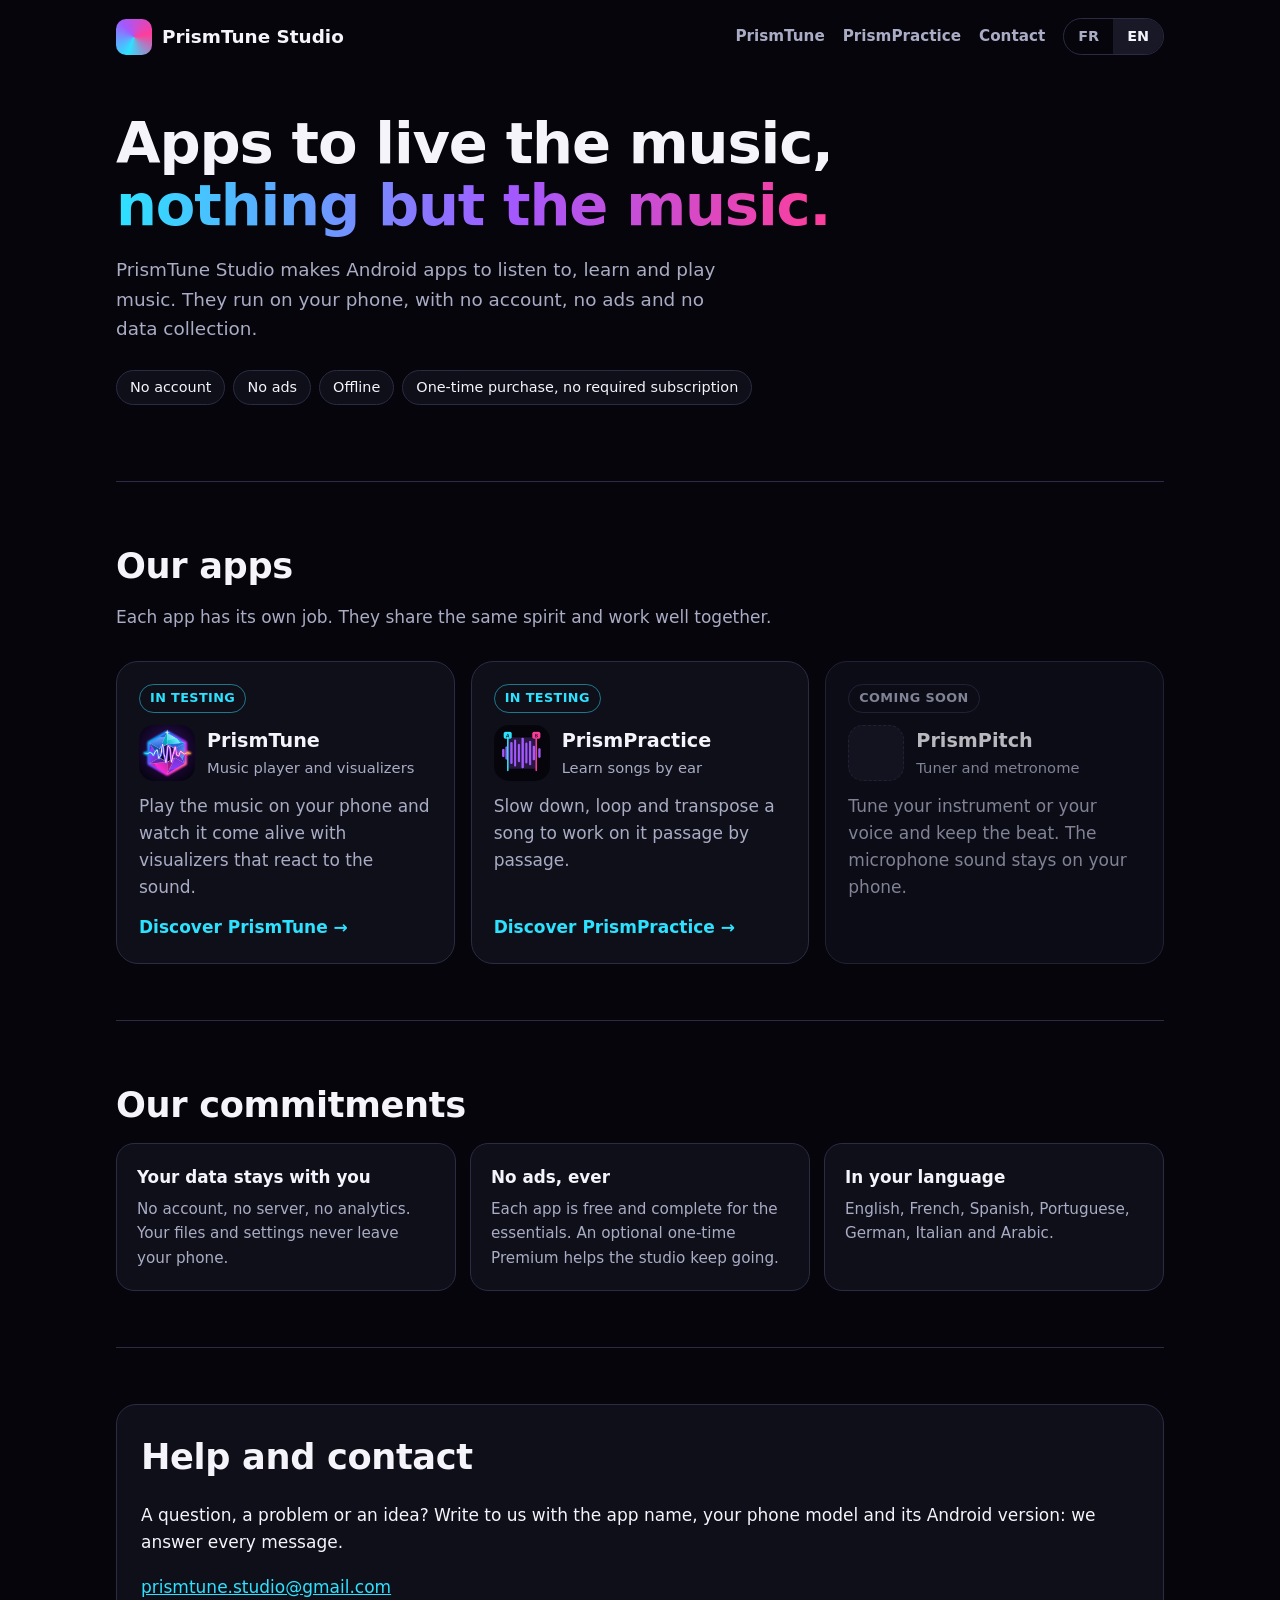
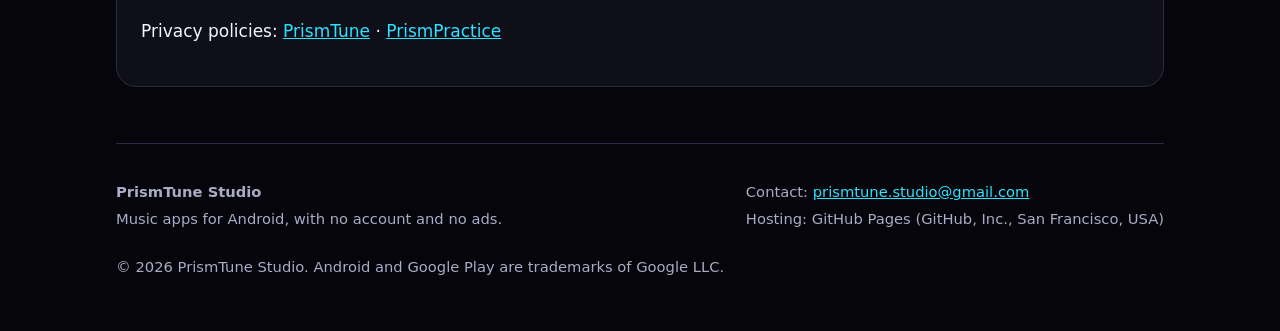
<file: index.html>
<!doctype html>
<html lang="fr">
<head>
<meta charset="utf-8">
<meta name="viewport" content="width=device-width, initial-scale=1">
<title>PrismTune Studio – Apps musicales pour Android</title>
<meta name="description" content="PrismTune Studio crée des apps musicales pour Android : PrismTune (lecteur et visualizers), PrismPractice (apprendre un morceau). Sans compte, sans publicité, hors ligne.">
<meta property="og:title" content="PrismTune Studio">
<meta property="og:description" content="Des apps musicales pour Android, sans compte, sans publicité, hors ligne.">
<meta property="og:image" content="img/event-horizon.jpg">
<link rel="icon" href="img/icon.png">
<link rel="stylesheet" href="style.css">
</head>
<body>
<div class="wrap">

  <header class="top">
    <a class="brand" href="index.html"><span class="mark"></span>PrismTune Studio</a>
    <nav class="nav">
      <a href="prismtune.html">PrismTune</a>
      <a href="prismpractice.html">PrismPractice</a>
      <a href="#contact">Contact</a>
      <div class="lang" role="group" aria-label="Langue / Language">
        <button type="button" data-set="fr" aria-pressed="true">FR</button>
        <button type="button" data-set="en" aria-pressed="false">EN</button>
      </div>
    </nav>
  </header>

  <main>
    <div class="hero solo">
      <div>
        <h1 lang="fr">Des apps pour vivre la musique,<br><span class="grad">rien que la musique.</span></h1>
        <h1 lang="en">Apps to live the music,<br><span class="grad">nothing but the music.</span></h1>
        <p class="lead" lang="fr">PrismTune Studio crée des applications Android pour écouter, apprendre et jouer la musique. Elles fonctionnent sur votre téléphone, sans compte, sans publicité et sans collecter vos données.</p>
        <p class="lead" lang="en">PrismTune Studio makes Android apps to listen to, learn and play music. They run on your phone, with no account, no ads and no data collection.</p>
        <ul class="badges" lang="fr">
          <li>Sans compte</li><li>Sans publicité</li><li>Hors ligne</li><li>Achat unique, pas d'abonnement obligatoire</li>
        </ul>
        <ul class="badges" lang="en">
          <li>No account</li><li>No ads</li><li>Offline</li><li>One-time purchase, no required subscription</li>
        </ul>
      </div>
    </div>

    <section id="apps">
      <h2 lang="fr">Nos apps</h2>
      <h2 lang="en">Our apps</h2>
      <p class="sub" lang="fr">Chaque app a son rôle. Elles partagent le même esprit et se complètent.</p>
      <p class="sub" lang="en">Each app has its own job. They share the same spirit and work well together.</p>
      <div class="apps">
        <a class="app" href="prismtune.html">
          <span class="tag test" lang="fr">En test</span><span class="tag test" lang="en">In testing</span>
          <div class="head">
            <img class="icon" src="img/icon.png" alt="" width="56" height="56">
            <div><h3>PrismTune</h3>
              <p class="kind" lang="fr">Lecteur de musique et visualizers</p><p class="kind" lang="en">Music player and visualizers</p></div>
          </div>
          <p class="desc" lang="fr">Lisez la musique de votre téléphone et regardez-la prendre vie avec des visualizers qui réagissent au son.</p>
          <p class="desc" lang="en">Play the music on your phone and watch it come alive with visualizers that react to the sound.</p>
          <span class="more" lang="fr">Découvrir PrismTune →</span><span class="more" lang="en">Discover PrismTune →</span>
        </a>
        <a class="app" href="prismpractice.html">
          <span class="tag test" lang="fr">En test</span><span class="tag test" lang="en">In testing</span>
          <div class="head">
            <img class="icon" src="img/practice-icon.png" alt="" width="56" height="56">
            <div><h3>PrismPractice</h3>
              <p class="kind" lang="fr">Apprendre un morceau à l'oreille</p><p class="kind" lang="en">Learn songs by ear</p></div>
          </div>
          <p class="desc" lang="fr">Ralentissez, bouclez et transposez un morceau pour le travailler passage par passage.</p>
          <p class="desc" lang="en">Slow down, loop and transpose a song to work on it passage by passage.</p>
          <span class="more" lang="fr">Découvrir PrismPractice →</span><span class="more" lang="en">Discover PrismPractice →</span>
        </a>
        <div class="app later">
          <span class="tag" lang="fr">Bientôt</span><span class="tag" lang="en">Coming soon</span>
          <div class="head">
            <span class="icon blank"></span>
            <div><h3>PrismPitch</h3>
              <p class="kind" lang="fr">Accordeur et métronome</p><p class="kind" lang="en">Tuner and metronome</p></div>
          </div>
          <p class="desc" lang="fr">Accordez votre instrument ou votre voix et gardez le rythme. Le son du micro reste sur le téléphone.</p>
          <p class="desc" lang="en">Tune your instrument or your voice and keep the beat. The microphone sound stays on your phone.</p>
        </div>
      </div>
    </section>

    <section id="promesses">
      <h2 lang="fr">Nos engagements</h2>
      <h2 lang="en">Our commitments</h2>
      <div class="cards">
        <div class="card">
          <h3 lang="fr">Vos données restent chez vous</h3><h3 lang="en">Your data stays with you</h3>
          <p lang="fr">Pas de compte, pas de serveur, pas de mesure d'audience. Vos fichiers et vos réglages ne quittent pas votre téléphone.</p>
          <p lang="en">No account, no server, no analytics. Your files and settings never leave your phone.</p>
        </div>
        <div class="card">
          <h3 lang="fr">Aucune publicité</h3><h3 lang="en">No ads, ever</h3>
          <p lang="fr">Chaque app est gratuite et complète pour l'essentiel. Un Premium facultatif, en achat unique, aide le studio à continuer.</p>
          <p lang="en">Each app is free and complete for the essentials. An optional one-time Premium helps the studio keep going.</p>
        </div>
        <div class="card">
          <h3 lang="fr">Dans votre langue</h3><h3 lang="en">In your language</h3>
          <p lang="fr">Anglais, français, espagnol, portugais, allemand, italien et arabe.</p>
          <p lang="en">English, French, Spanish, Portuguese, German, Italian and Arabic.</p>
        </div>
      </div>
    </section>

    <section id="contact">
      <div class="privacy">
        <h2 lang="fr">Aide et contact</h2>
        <h2 lang="en">Help and contact</h2>
        <p lang="fr">Une question, un problème ou une idée ? Écrivez-nous en précisant l'app, votre modèle de téléphone et sa version d'Android : nous répondons à chaque message.</p>
        <p lang="en">A question, a problem or an idea? Write to us with the app name, your phone model and its Android version: we answer every message.</p>
        <p><a href="mailto:prismtune.studio@gmail.com">prismtune.studio@gmail.com</a></p>
        <p lang="fr">Politiques de confidentialité : <a href="privacy-policy.html">PrismTune</a> · <a href="prismpractice-privacy-policy.html">PrismPractice</a></p>
        <p lang="en">Privacy policies: <a href="privacy-policy.html">PrismTune</a> · <a href="prismpractice-privacy-policy.html">PrismPractice</a></p>
      </div>
    </section>
  </main>

  <footer>
    <div class="cols">
      <div>
        <p><strong>PrismTune Studio</strong></p>
        <p lang="fr">Des apps musicales pour Android, sans compte ni publicité.</p>
        <p lang="en">Music apps for Android, with no account and no ads.</p>
      </div>
      <div>
        <p lang="fr">Contact : <a href="mailto:prismtune.studio@gmail.com">prismtune.studio@gmail.com</a></p>
        <p lang="en">Contact: <a href="mailto:prismtune.studio@gmail.com">prismtune.studio@gmail.com</a></p>
        <p lang="fr">Hébergement : GitHub Pages (GitHub, Inc., San Francisco, États-Unis)</p>
        <p lang="en">Hosting: GitHub Pages (GitHub, Inc., San Francisco, USA)</p>
      </div>
    </div>
    <p style="margin-top:20px" lang="fr">© 2026 PrismTune Studio. Android et Google Play sont des marques de Google LLC.</p>
    <p style="margin-top:20px" lang="en">© 2026 PrismTune Studio. Android and Google Play are trademarks of Google LLC.</p>
  </footer>

</div>
<script src="lang.js"></script>
</body>
</html>
</file>
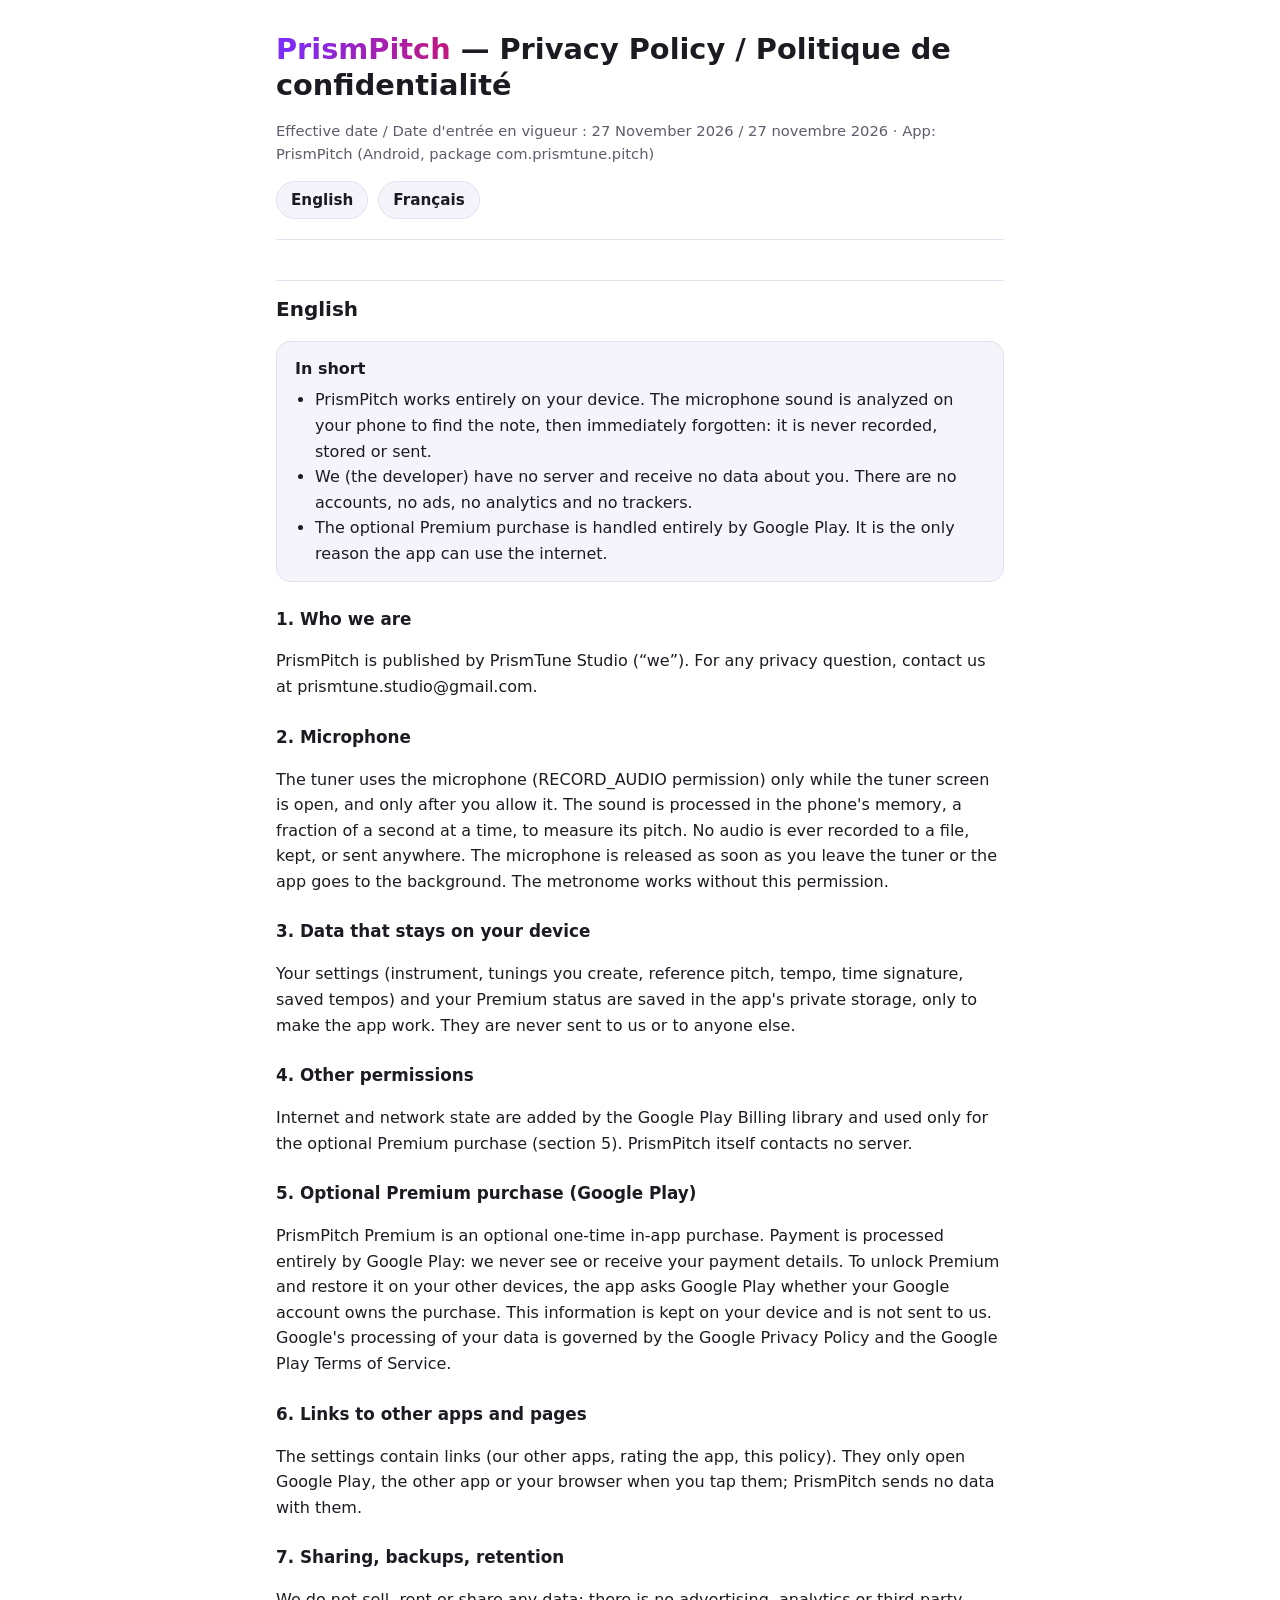
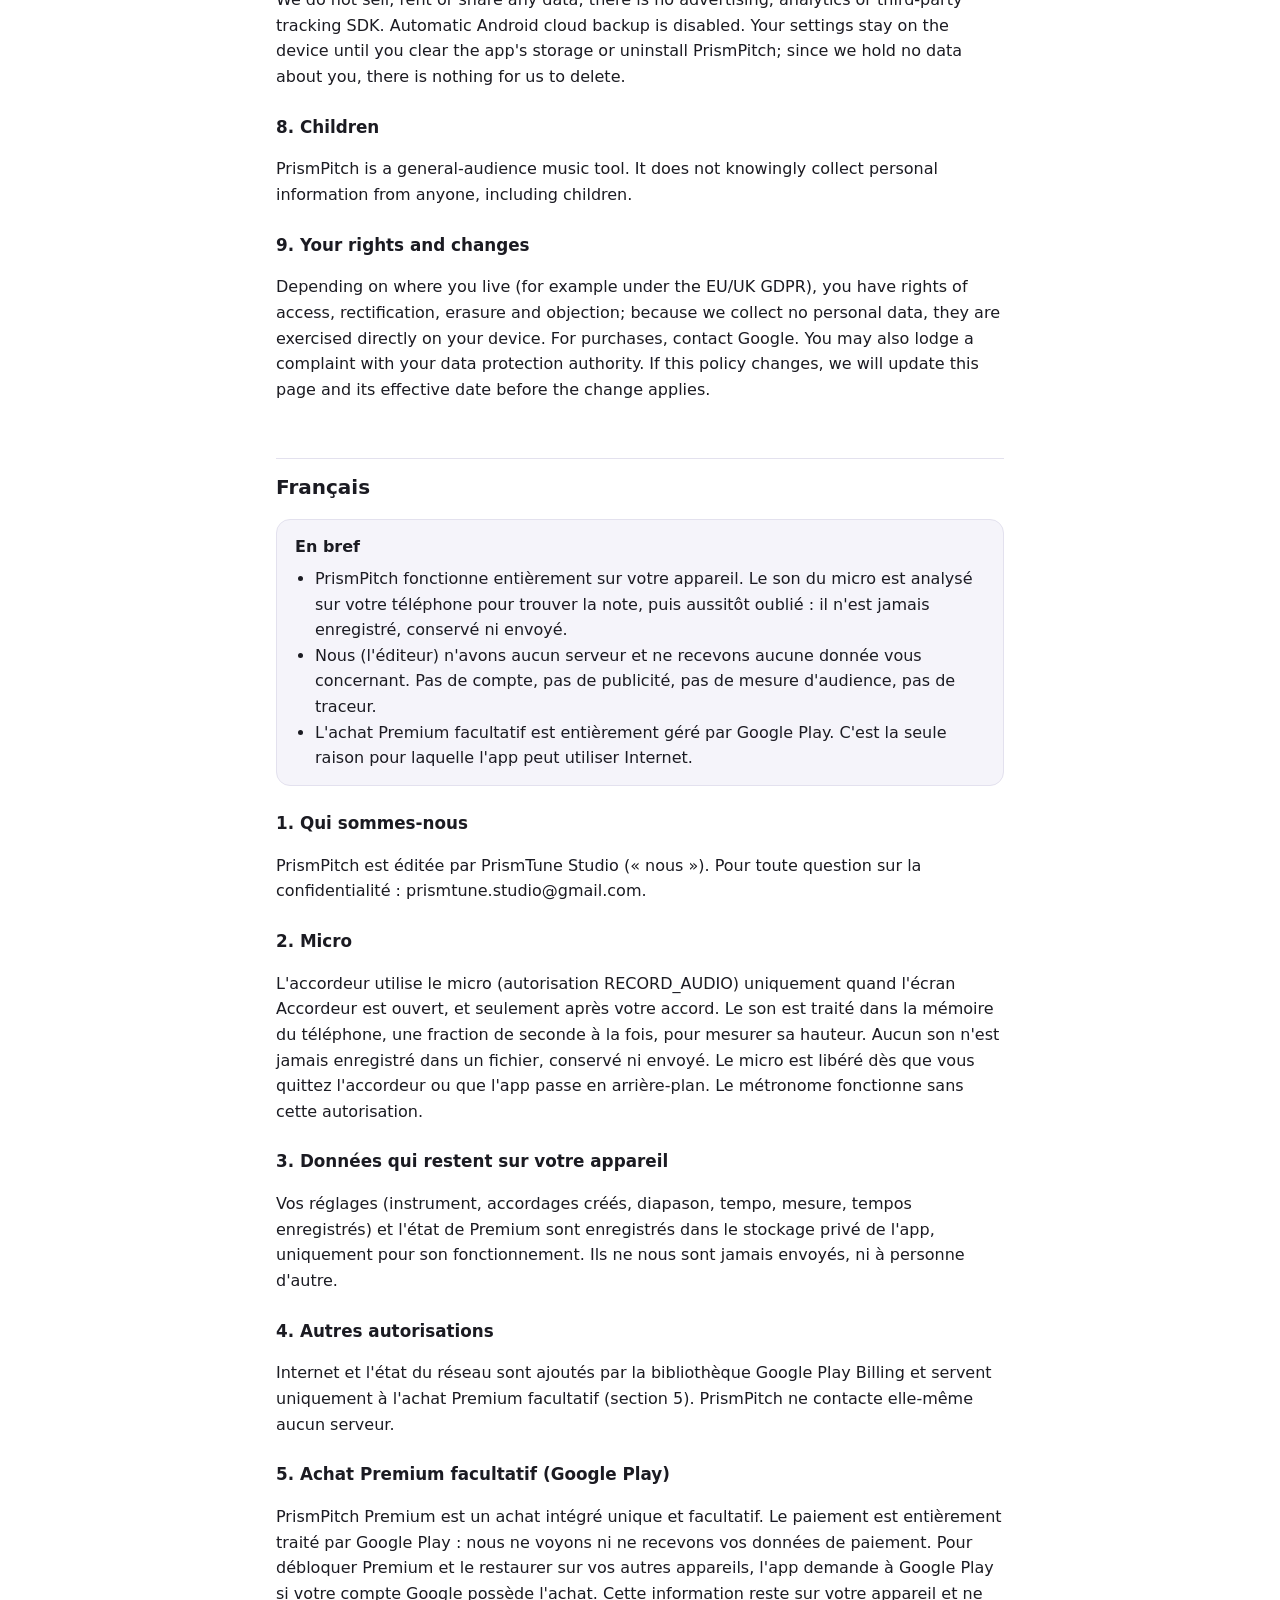
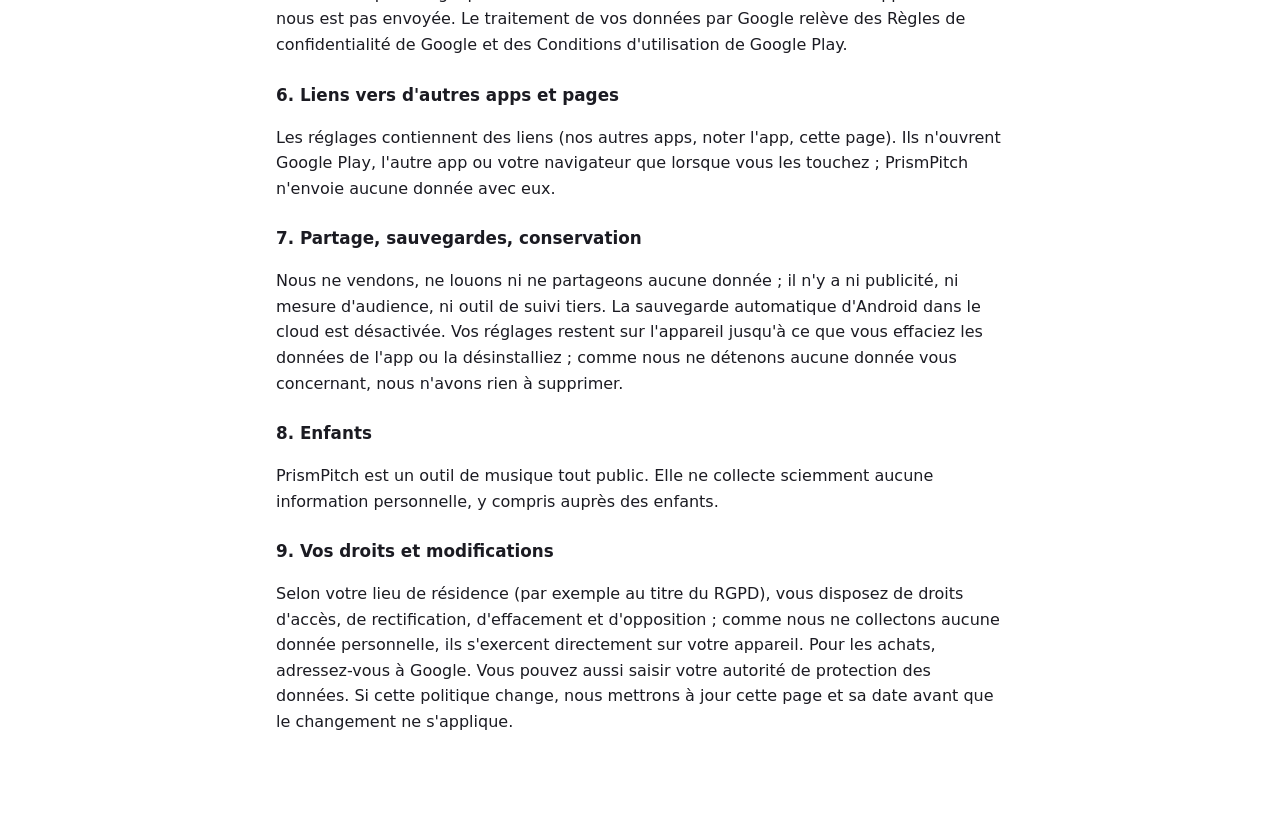
<file: prismpitch-privacy-policy.html>
<!doctype html>
<html lang="en">
<head>
<meta charset="utf-8">
<meta name="viewport" content="width=device-width, initial-scale=1">
<title>PrismPitch Privacy Policy</title>
<meta name="description" content="Privacy policy of PrismPitch, the offline tuner and metronome for Android. Politique de confidentialité de PrismPitch.">
<style>
  :root {
    --bg: #ffffff; --text: #1b1b22; --muted: #5d5d6b; --card: #f5f4fa; --line: #e3e1ee; --accent: #7a2cff; --accent2: #c2187e;
  }
  @media (prefers-color-scheme: dark) {
    :root { --bg: #0b0716; --text: #ecebf5; --muted: #a9a7bd; --card: #161126; --line: #2a2340; --accent: #b98aff; --accent2: #ff6fc0; }
  }
  * { box-sizing: border-box; }
  body { margin: 0; background: var(--bg); color: var(--text); font: 16px/1.6 system-ui, -apple-system, "Segoe UI", Roboto, sans-serif; }
  main { max-width: 760px; margin: 0 auto; padding: 32px 16px 64px; }
  header { border-bottom: 1px solid var(--line); padding-bottom: 20px; margin-bottom: 8px; }
  h1 { font-size: 1.8rem; line-height: 1.25; margin: 0 0 6px; }
  h1 span { background: linear-gradient(90deg, var(--accent), var(--accent2)); -webkit-background-clip: text; background-clip: text; color: transparent; }
  h2 { font-size: 1.25rem; margin: 40px 0 8px; padding-top: 12px; border-top: 1px solid var(--line); }
  h3 { font-size: 1.05rem; margin: 24px 0 4px; }
  p, li { color: var(--text); }
  .muted { color: var(--muted); font-size: .92rem; }
  .langs { display: flex; gap: 10px; flex-wrap: wrap; margin-top: 12px; }
  .langs a { text-decoration: none; padding: 6px 14px; border-radius: 999px; border: 1px solid var(--line); color: var(--text); background: var(--card); font-weight: 600; font-size: .95rem; }
  .summary { background: var(--card); border: 1px solid var(--line); border-radius: 14px; padding: 14px 18px; margin: 16px 0; }
  .summary ul { margin: 6px 0 0; padding-left: 20px; }
  table { width: 100%; border-collapse: collapse; margin: 12px 0; font-size: .95rem; }
  th, td { text-align: left; vertical-align: top; padding: 8px 10px; border-bottom: 1px solid var(--line); }
  th { color: var(--muted); font-weight: 600; }
  .table-wrap { overflow-x: auto; }
  a { color: var(--accent); }
  .lang-block + .lang-block { margin-top: 56px; }
  @media (max-width: 600px) {
    table.svc tr:first-child { display: none; }
    table.svc tr { display: block; padding: 10px 0; border-bottom: 1px solid var(--line); }
    table.svc td { display: block; border: 0; padding: 2px 4px; }
    table.svc td::before { content: attr(data-label) " : "; color: var(--muted); font-weight: 600; }
    table.svc td:first-child { font-weight: 700; }
    table.svc td:first-child::before { content: none; }
  }
</style>
</head>
<body>
<main>
  <header>
    <h1><span>PrismPitch</span> — Privacy Policy / Politique de confidentialité</h1>
    <p class="muted">Effective date / Date d'entrée en vigueur : 27 November 2026 / 27 novembre 2026 · App: PrismPitch (Android, package com.prismtune.pitch)</p>
    <div class="langs"><a href="#en">English</a><a href="#fr">Français</a></div>
  </header>
  <section class="lang-block" lang="en">
    <h2 id="en">English</h2>
    <div class="summary"><strong>In short</strong><ul>
      <li>PrismPitch works entirely on your device. The microphone sound is analyzed on your phone to find the note, then immediately forgotten: it is never recorded, stored or sent.</li>
      <li>We (the developer) have no server and receive no data about you. There are no accounts, no ads, no analytics and no trackers.</li>
      <li>The optional Premium purchase is handled entirely by Google Play. It is the only reason the app can use the internet.</li>
    </ul></div>
    <h3>1. Who we are</h3>
    <p>PrismPitch is published by PrismTune Studio (“we”). For any privacy question, contact us at prismtune.studio@gmail.com.</p>
    <h3>2. Microphone</h3>
    <p>The tuner uses the microphone (RECORD_AUDIO permission) only while the tuner screen is open, and only after you allow it. The sound is processed in the phone's memory, a fraction of a second at a time, to measure its pitch. No audio is ever recorded to a file, kept, or sent anywhere. The microphone is released as soon as you leave the tuner or the app goes to the background. The metronome works without this permission.</p>
    <h3>3. Data that stays on your device</h3>
    <p>Your settings (instrument, tunings you create, reference pitch, tempo, time signature, saved tempos) and your Premium status are saved in the app's private storage, only to make the app work. They are never sent to us or to anyone else.</p>
    <h3>4. Other permissions</h3>
    <p>Internet and network state are added by the Google Play Billing library and used only for the optional Premium purchase (section 5). PrismPitch itself contacts no server.</p>
    <h3>5. Optional Premium purchase (Google Play)</h3>
    <p>PrismPitch Premium is an optional one-time in-app purchase. Payment is processed entirely by Google Play: we never see or receive your payment details. To unlock Premium and restore it on your other devices, the app asks Google Play whether your Google account owns the purchase. This information is kept on your device and is not sent to us. Google's processing of your data is governed by the Google Privacy Policy and the Google Play Terms of Service.</p>
    <h3>6. Links to other apps and pages</h3>
    <p>The settings contain links (our other apps, rating the app, this policy). They only open Google Play, the other app or your browser when you tap them; PrismPitch sends no data with them.</p>
    <h3>7. Sharing, backups, retention</h3>
    <p>We do not sell, rent or share any data; there is no advertising, analytics or third-party tracking SDK. Automatic Android cloud backup is disabled. Your settings stay on the device until you clear the app's storage or uninstall PrismPitch; since we hold no data about you, there is nothing for us to delete.</p>
    <h3>8. Children</h3>
    <p>PrismPitch is a general-audience music tool. It does not knowingly collect personal information from anyone, including children.</p>
    <h3>9. Your rights and changes</h3>
    <p>Depending on where you live (for example under the EU/UK GDPR), you have rights of access, rectification, erasure and objection; because we collect no personal data, they are exercised directly on your device. For purchases, contact Google. You may also lodge a complaint with your data protection authority. If this policy changes, we will update this page and its effective date before the change applies.</p>
  </section>
  <section class="lang-block" lang="fr">
    <h2 id="fr">Français</h2>
    <div class="summary"><strong>En bref</strong><ul>
      <li>PrismPitch fonctionne entièrement sur votre appareil. Le son du micro est analysé sur votre téléphone pour trouver la note, puis aussitôt oublié : il n'est jamais enregistré, conservé ni envoyé.</li>
      <li>Nous (l'éditeur) n'avons aucun serveur et ne recevons aucune donnée vous concernant. Pas de compte, pas de publicité, pas de mesure d'audience, pas de traceur.</li>
      <li>L'achat Premium facultatif est entièrement géré par Google Play. C'est la seule raison pour laquelle l'app peut utiliser Internet.</li>
    </ul></div>
    <h3>1. Qui sommes-nous</h3>
    <p>PrismPitch est éditée par PrismTune Studio (« nous »). Pour toute question sur la confidentialité : prismtune.studio@gmail.com.</p>
    <h3>2. Micro</h3>
    <p>L'accordeur utilise le micro (autorisation RECORD_AUDIO) uniquement quand l'écran Accordeur est ouvert, et seulement après votre accord. Le son est traité dans la mémoire du téléphone, une fraction de seconde à la fois, pour mesurer sa hauteur. Aucun son n'est jamais enregistré dans un fichier, conservé ni envoyé. Le micro est libéré dès que vous quittez l'accordeur ou que l'app passe en arrière-plan. Le métronome fonctionne sans cette autorisation.</p>
    <h3>3. Données qui restent sur votre appareil</h3>
    <p>Vos réglages (instrument, accordages créés, diapason, tempo, mesure, tempos enregistrés) et l'état de Premium sont enregistrés dans le stockage privé de l'app, uniquement pour son fonctionnement. Ils ne nous sont jamais envoyés, ni à personne d'autre.</p>
    <h3>4. Autres autorisations</h3>
    <p>Internet et l'état du réseau sont ajoutés par la bibliothèque Google Play Billing et servent uniquement à l'achat Premium facultatif (section 5). PrismPitch ne contacte elle-même aucun serveur.</p>
    <h3>5. Achat Premium facultatif (Google Play)</h3>
    <p>PrismPitch Premium est un achat intégré unique et facultatif. Le paiement est entièrement traité par Google Play : nous ne voyons ni ne recevons vos données de paiement. Pour débloquer Premium et le restaurer sur vos autres appareils, l'app demande à Google Play si votre compte Google possède l'achat. Cette information reste sur votre appareil et ne nous est pas envoyée. Le traitement de vos données par Google relève des Règles de confidentialité de Google et des Conditions d'utilisation de Google Play.</p>
    <h3>6. Liens vers d'autres apps et pages</h3>
    <p>Les réglages contiennent des liens (nos autres apps, noter l'app, cette page). Ils n'ouvrent Google Play, l'autre app ou votre navigateur que lorsque vous les touchez ; PrismPitch n'envoie aucune donnée avec eux.</p>
    <h3>7. Partage, sauvegardes, conservation</h3>
    <p>Nous ne vendons, ne louons ni ne partageons aucune donnée ; il n'y a ni publicité, ni mesure d'audience, ni outil de suivi tiers. La sauvegarde automatique d'Android dans le cloud est désactivée. Vos réglages restent sur l'appareil jusqu'à ce que vous effaciez les données de l'app ou la désinstalliez ; comme nous ne détenons aucune donnée vous concernant, nous n'avons rien à supprimer.</p>
    <h3>8. Enfants</h3>
    <p>PrismPitch est un outil de musique tout public. Elle ne collecte sciemment aucune information personnelle, y compris auprès des enfants.</p>
    <h3>9. Vos droits et modifications</h3>
    <p>Selon votre lieu de résidence (par exemple au titre du RGPD), vous disposez de droits d'accès, de rectification, d'effacement et d'opposition ; comme nous ne collectons aucune donnée personnelle, ils s'exercent directement sur votre appareil. Pour les achats, adressez-vous à Google. Vous pouvez aussi saisir votre autorité de protection des données. Si cette politique change, nous mettrons à jour cette page et sa date avant que le changement ne s'applique.</p>
  </section>
</main>
</body>
</html>
</file>
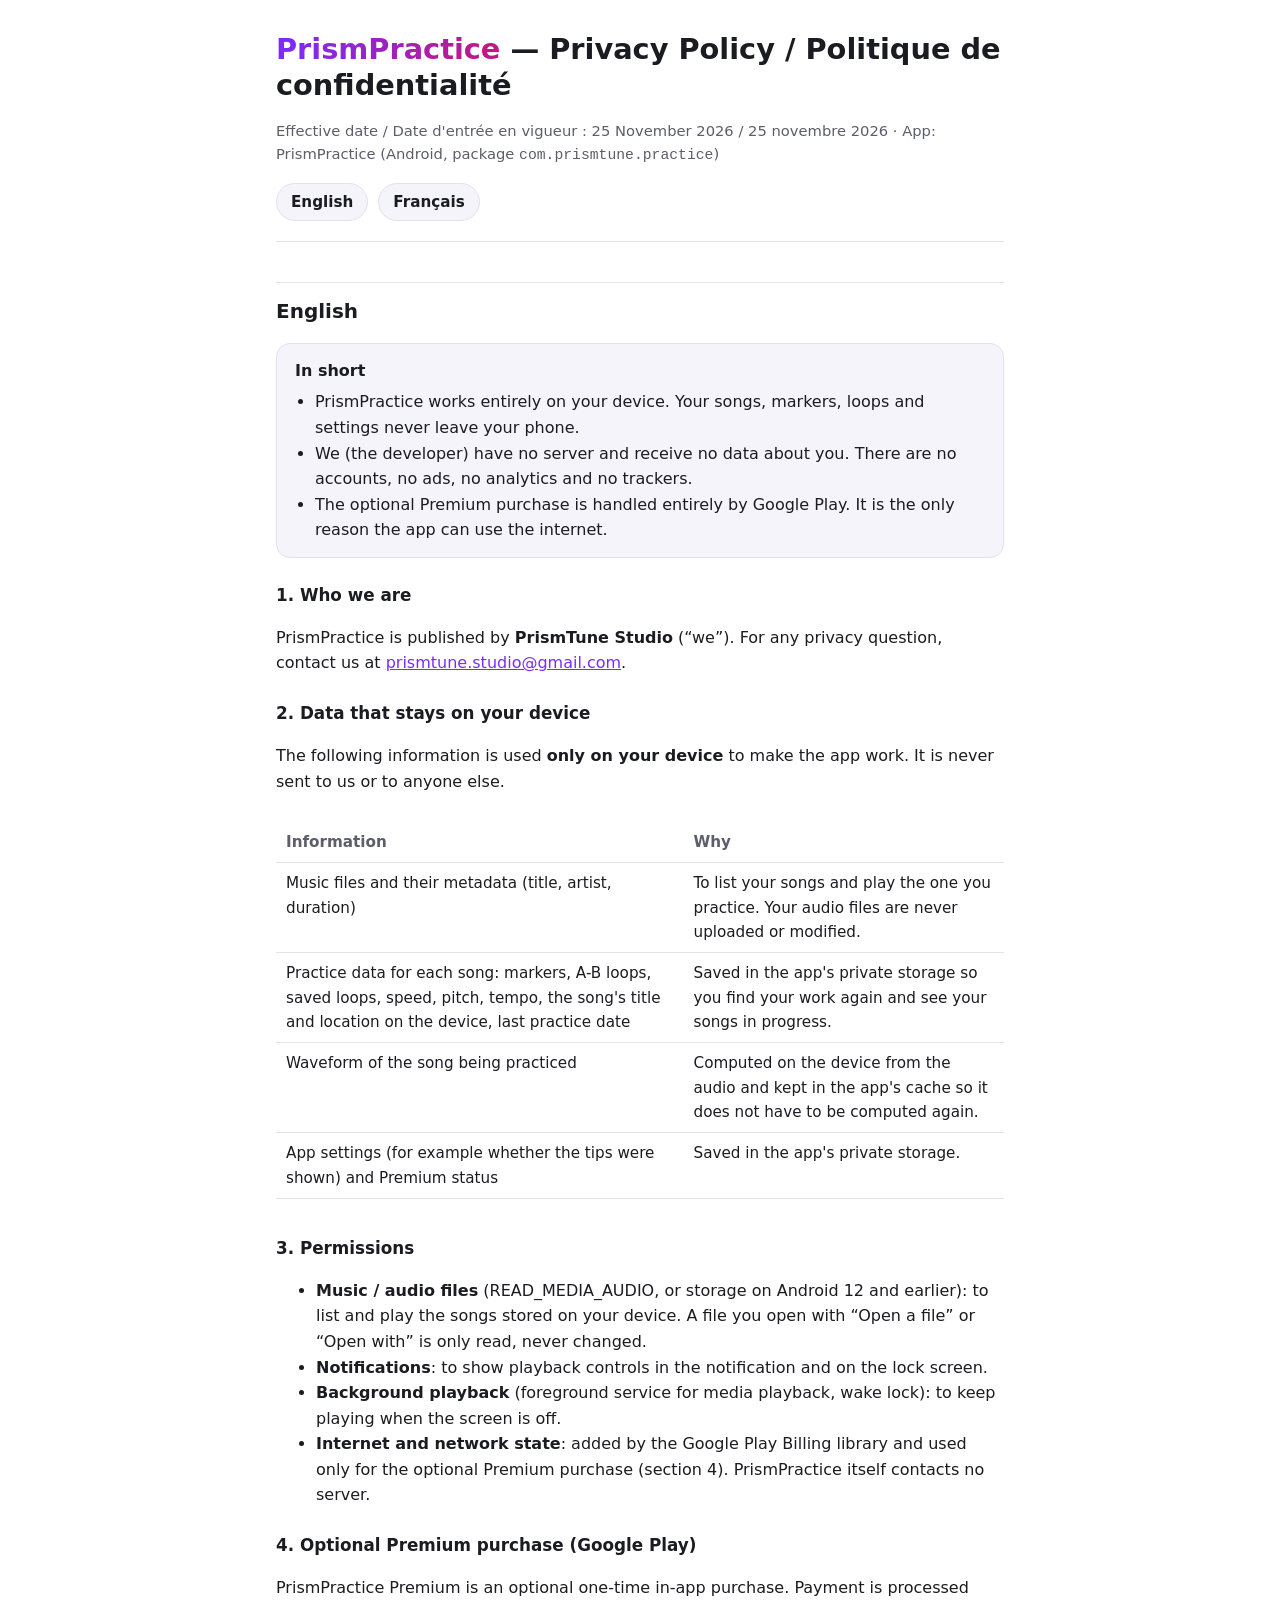
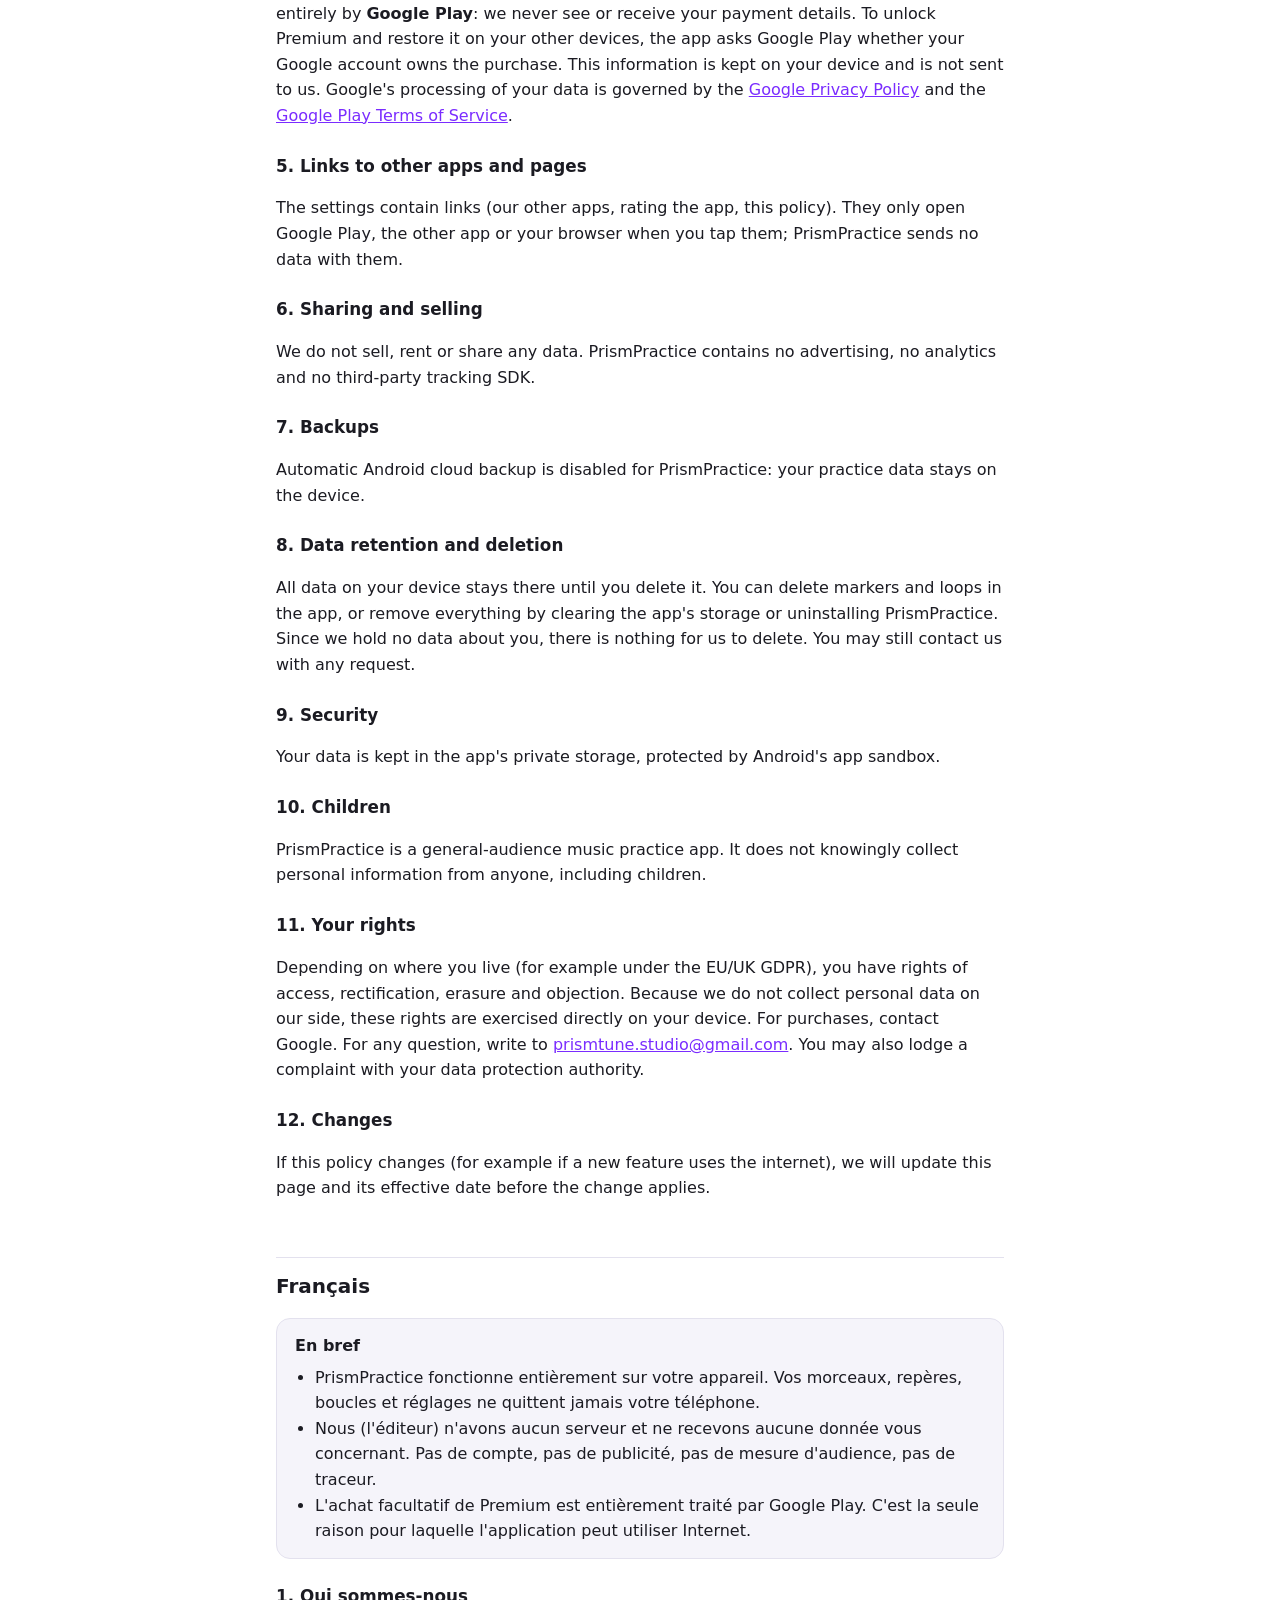
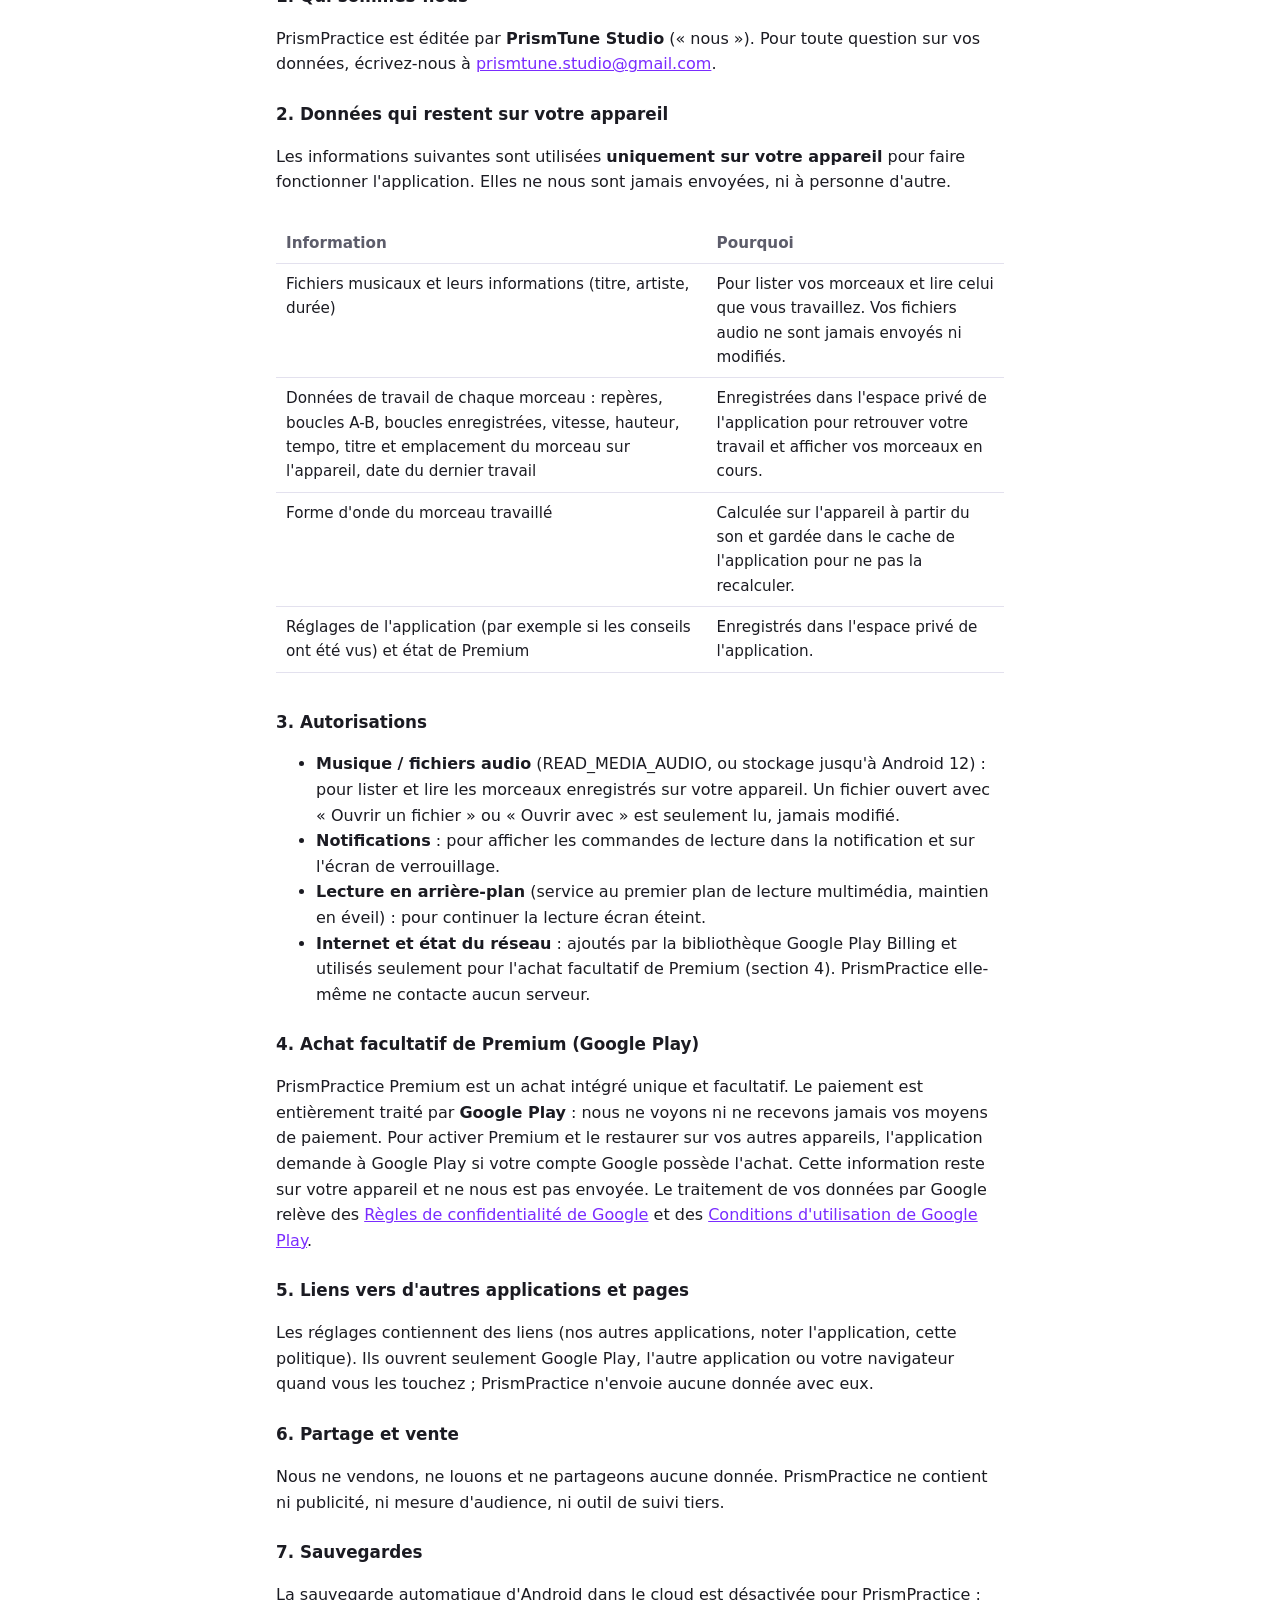
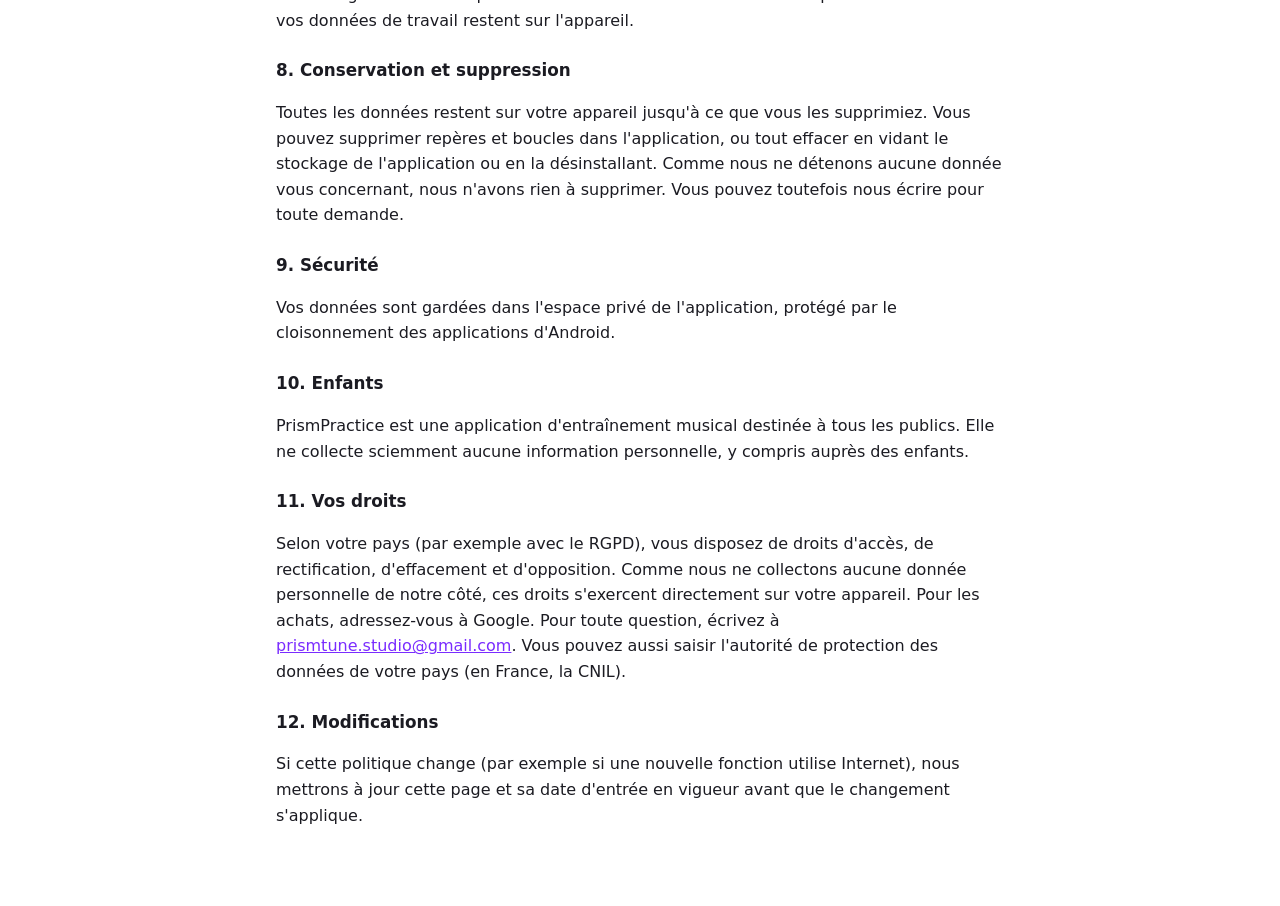
<file: prismpractice-privacy-policy.html>
<!doctype html>
<html lang="en">
<head>
<meta charset="utf-8">
<meta name="viewport" content="width=device-width, initial-scale=1">
<title>PrismPractice Privacy Policy</title>
<meta name="description" content="Privacy policy of PrismPractice, the offline app to learn a song for Android. Politique de confidentialité de PrismPractice.">
<style>
  :root {
    --bg: #ffffff; --text: #1b1b22; --muted: #5d5d6b; --card: #f5f4fa; --line: #e3e1ee; --accent: #7a2cff; --accent2: #c2187e;
  }
  @media (prefers-color-scheme: dark) {
    :root { --bg: #0b0716; --text: #ecebf5; --muted: #a9a7bd; --card: #161126; --line: #2a2340; --accent: #b98aff; --accent2: #ff6fc0; }
  }
  * { box-sizing: border-box; }
  body { margin: 0; background: var(--bg); color: var(--text); font: 16px/1.6 system-ui, -apple-system, "Segoe UI", Roboto, sans-serif; }
  main { max-width: 760px; margin: 0 auto; padding: 32px 16px 64px; }
  header { border-bottom: 1px solid var(--line); padding-bottom: 20px; margin-bottom: 8px; }
  h1 { font-size: 1.8rem; line-height: 1.25; margin: 0 0 6px; }
  h1 span { background: linear-gradient(90deg, var(--accent), var(--accent2)); -webkit-background-clip: text; background-clip: text; color: transparent; }
  h2 { font-size: 1.25rem; margin: 40px 0 8px; padding-top: 12px; border-top: 1px solid var(--line); }
  h3 { font-size: 1.05rem; margin: 24px 0 4px; }
  p, li { color: var(--text); }
  .muted { color: var(--muted); font-size: .92rem; }
  .langs { display: flex; gap: 10px; flex-wrap: wrap; margin-top: 12px; }
  .langs a { text-decoration: none; padding: 6px 14px; border-radius: 999px; border: 1px solid var(--line); color: var(--text); background: var(--card); font-weight: 600; font-size: .95rem; }
  .summary { background: var(--card); border: 1px solid var(--line); border-radius: 14px; padding: 14px 18px; margin: 16px 0; }
  .summary ul { margin: 6px 0 0; padding-left: 20px; }
  table { width: 100%; border-collapse: collapse; margin: 12px 0; font-size: .95rem; }
  th, td { text-align: left; vertical-align: top; padding: 8px 10px; border-bottom: 1px solid var(--line); }
  th { color: var(--muted); font-weight: 600; }
  .table-wrap { overflow-x: auto; }
  a { color: var(--accent); }
  .lang-block + .lang-block { margin-top: 56px; }
  @media (max-width: 600px) {
    table.svc tr:first-child { display: none; }
    table.svc tr { display: block; padding: 10px 0; border-bottom: 1px solid var(--line); }
    table.svc td { display: block; border: 0; padding: 2px 4px; }
    table.svc td::before { content: attr(data-label) " : "; color: var(--muted); font-weight: 600; }
    table.svc td:first-child { font-weight: 700; }
    table.svc td:first-child::before { content: none; }
  }
</style>
</head>
<body>
<main>
  <header>
    <h1><span>PrismPractice</span> — Privacy Policy / Politique de confidentialité</h1>
    <p class="muted">Effective date / Date d'entrée en vigueur : 25 November 2026 / 25 novembre 2026 · App: PrismPractice (Android, package <code>com.prismtune.practice</code>)</p>
    <nav class="langs" aria-label="Language / Langue">
      <a href="#en" lang="en">English</a>
      <a href="#fr" lang="fr">Français</a>
    </nav>
  </header>

  <section id="en" class="lang-block" lang="en">
    <h2>English</h2>

    <div class="summary">
      <strong>In short</strong>
      <ul>
        <li>PrismPractice works entirely on your device. Your songs, markers, loops and settings never leave your phone.</li>
        <li>We (the developer) have no server and receive no data about you. There are no accounts, no ads, no analytics and no trackers.</li>
        <li>The optional Premium purchase is handled entirely by Google Play. It is the only reason the app can use the internet.</li>
      </ul>
    </div>

    <h3>1. Who we are</h3>
    <p>PrismPractice is published by <strong>PrismTune Studio</strong> (“we”). For any privacy question, contact us at <a href="mailto:prismtune.studio@gmail.com">prismtune.studio@gmail.com</a>.</p>

    <h3>2. Data that stays on your device</h3>
    <p>The following information is used <strong>only on your device</strong> to make the app work. It is never sent to us or to anyone else.</p>
    <div class="table-wrap">
      <table>
        <tr><th>Information</th><th>Why</th></tr>
        <tr><td>Music files and their metadata (title, artist, duration)</td><td>To list your songs and play the one you practice. Your audio files are never uploaded or modified.</td></tr>
        <tr><td>Practice data for each song: markers, A-B loops, saved loops, speed, pitch, tempo, the song's title and location on the device, last practice date</td><td>Saved in the app's private storage so you find your work again and see your songs in progress.</td></tr>
        <tr><td>Waveform of the song being practiced</td><td>Computed on the device from the audio and kept in the app's cache so it does not have to be computed again.</td></tr>
        <tr><td>App settings (for example whether the tips were shown) and Premium status</td><td>Saved in the app's private storage.</td></tr>
      </table>
    </div>

    <h3>3. Permissions</h3>
    <ul>
      <li><strong>Music / audio files</strong> (READ_MEDIA_AUDIO, or storage on Android 12 and earlier): to list and play the songs stored on your device. A file you open with “Open a file” or “Open with” is only read, never changed.</li>
      <li><strong>Notifications</strong>: to show playback controls in the notification and on the lock screen.</li>
      <li><strong>Background playback</strong> (foreground service for media playback, wake lock): to keep playing when the screen is off.</li>
      <li><strong>Internet and network state</strong>: added by the Google Play Billing library and used only for the optional Premium purchase (section 4). PrismPractice itself contacts no server.</li>
    </ul>

    <h3>4. Optional Premium purchase (Google Play)</h3>
    <p>PrismPractice Premium is an optional one-time in-app purchase. Payment is processed entirely by <strong>Google Play</strong>: we never see or receive your payment details. To unlock Premium and restore it on your other devices, the app asks Google Play whether your Google account owns the purchase. This information is kept on your device and is not sent to us. Google's processing of your data is governed by the <a href="https://policies.google.com/privacy" rel="noopener">Google Privacy Policy</a> and the <a href="https://play.google.com/about/play-terms/" rel="noopener">Google Play Terms of Service</a>.</p>

    <h3>5. Links to other apps and pages</h3>
    <p>The settings contain links (our other apps, rating the app, this policy). They only open Google Play, the other app or your browser when you tap them; PrismPractice sends no data with them.</p>

    <h3>6. Sharing and selling</h3>
    <p>We do not sell, rent or share any data. PrismPractice contains no advertising, no analytics and no third-party tracking SDK.</p>

    <h3>7. Backups</h3>
    <p>Automatic Android cloud backup is disabled for PrismPractice: your practice data stays on the device.</p>

    <h3>8. Data retention and deletion</h3>
    <p>All data on your device stays there until you delete it. You can delete markers and loops in the app, or remove everything by clearing the app's storage or uninstalling PrismPractice. Since we hold no data about you, there is nothing for us to delete. You may still contact us with any request.</p>

    <h3>9. Security</h3>
    <p>Your data is kept in the app's private storage, protected by Android's app sandbox.</p>

    <h3>10. Children</h3>
    <p>PrismPractice is a general-audience music practice app. It does not knowingly collect personal information from anyone, including children.</p>

    <h3>11. Your rights</h3>
    <p>Depending on where you live (for example under the EU/UK GDPR), you have rights of access, rectification, erasure and objection. Because we do not collect personal data on our side, these rights are exercised directly on your device. For purchases, contact Google. For any question, write to <a href="mailto:prismtune.studio@gmail.com">prismtune.studio@gmail.com</a>. You may also lodge a complaint with your data protection authority.</p>

    <h3>12. Changes</h3>
    <p>If this policy changes (for example if a new feature uses the internet), we will update this page and its effective date before the change applies.</p>
  </section>

  <section id="fr" class="lang-block" lang="fr">
    <h2>Français</h2>

    <div class="summary">
      <strong>En bref</strong>
      <ul>
        <li>PrismPractice fonctionne entièrement sur votre appareil. Vos morceaux, repères, boucles et réglages ne quittent jamais votre téléphone.</li>
        <li>Nous (l'éditeur) n'avons aucun serveur et ne recevons aucune donnée vous concernant. Pas de compte, pas de publicité, pas de mesure d'audience, pas de traceur.</li>
        <li>L'achat facultatif de Premium est entièrement traité par Google Play. C'est la seule raison pour laquelle l'application peut utiliser Internet.</li>
      </ul>
    </div>

    <h3>1. Qui sommes-nous</h3>
    <p>PrismPractice est éditée par <strong>PrismTune Studio</strong> (« nous »). Pour toute question sur vos données, écrivez-nous à <a href="mailto:prismtune.studio@gmail.com">prismtune.studio@gmail.com</a>.</p>

    <h3>2. Données qui restent sur votre appareil</h3>
    <p>Les informations suivantes sont utilisées <strong>uniquement sur votre appareil</strong> pour faire fonctionner l'application. Elles ne nous sont jamais envoyées, ni à personne d'autre.</p>
    <div class="table-wrap">
      <table>
        <tr><th>Information</th><th>Pourquoi</th></tr>
        <tr><td>Fichiers musicaux et leurs informations (titre, artiste, durée)</td><td>Pour lister vos morceaux et lire celui que vous travaillez. Vos fichiers audio ne sont jamais envoyés ni modifiés.</td></tr>
        <tr><td>Données de travail de chaque morceau : repères, boucles A-B, boucles enregistrées, vitesse, hauteur, tempo, titre et emplacement du morceau sur l'appareil, date du dernier travail</td><td>Enregistrées dans l'espace privé de l'application pour retrouver votre travail et afficher vos morceaux en cours.</td></tr>
        <tr><td>Forme d'onde du morceau travaillé</td><td>Calculée sur l'appareil à partir du son et gardée dans le cache de l'application pour ne pas la recalculer.</td></tr>
        <tr><td>Réglages de l'application (par exemple si les conseils ont été vus) et état de Premium</td><td>Enregistrés dans l'espace privé de l'application.</td></tr>
      </table>
    </div>

    <h3>3. Autorisations</h3>
    <ul>
      <li><strong>Musique / fichiers audio</strong> (READ_MEDIA_AUDIO, ou stockage jusqu'à Android 12) : pour lister et lire les morceaux enregistrés sur votre appareil. Un fichier ouvert avec « Ouvrir un fichier » ou « Ouvrir avec » est seulement lu, jamais modifié.</li>
      <li><strong>Notifications</strong> : pour afficher les commandes de lecture dans la notification et sur l'écran de verrouillage.</li>
      <li><strong>Lecture en arrière-plan</strong> (service au premier plan de lecture multimédia, maintien en éveil) : pour continuer la lecture écran éteint.</li>
      <li><strong>Internet et état du réseau</strong> : ajoutés par la bibliothèque Google Play Billing et utilisés seulement pour l'achat facultatif de Premium (section 4). PrismPractice elle-même ne contacte aucun serveur.</li>
    </ul>

    <h3>4. Achat facultatif de Premium (Google Play)</h3>
    <p>PrismPractice Premium est un achat intégré unique et facultatif. Le paiement est entièrement traité par <strong>Google Play</strong> : nous ne voyons ni ne recevons jamais vos moyens de paiement. Pour activer Premium et le restaurer sur vos autres appareils, l'application demande à Google Play si votre compte Google possède l'achat. Cette information reste sur votre appareil et ne nous est pas envoyée. Le traitement de vos données par Google relève des <a href="https://policies.google.com/privacy?hl=fr" rel="noopener">Règles de confidentialité de Google</a> et des <a href="https://play.google.com/about/play-terms/" rel="noopener">Conditions d'utilisation de Google Play</a>.</p>

    <h3>5. Liens vers d'autres applications et pages</h3>
    <p>Les réglages contiennent des liens (nos autres applications, noter l'application, cette politique). Ils ouvrent seulement Google Play, l'autre application ou votre navigateur quand vous les touchez ; PrismPractice n'envoie aucune donnée avec eux.</p>

    <h3>6. Partage et vente</h3>
    <p>Nous ne vendons, ne louons et ne partageons aucune donnée. PrismPractice ne contient ni publicité, ni mesure d'audience, ni outil de suivi tiers.</p>

    <h3>7. Sauvegardes</h3>
    <p>La sauvegarde automatique d'Android dans le cloud est désactivée pour PrismPractice : vos données de travail restent sur l'appareil.</p>

    <h3>8. Conservation et suppression</h3>
    <p>Toutes les données restent sur votre appareil jusqu'à ce que vous les supprimiez. Vous pouvez supprimer repères et boucles dans l'application, ou tout effacer en vidant le stockage de l'application ou en la désinstallant. Comme nous ne détenons aucune donnée vous concernant, nous n'avons rien à supprimer. Vous pouvez toutefois nous écrire pour toute demande.</p>

    <h3>9. Sécurité</h3>
    <p>Vos données sont gardées dans l'espace privé de l'application, protégé par le cloisonnement des applications d'Android.</p>

    <h3>10. Enfants</h3>
    <p>PrismPractice est une application d'entraînement musical destinée à tous les publics. Elle ne collecte sciemment aucune information personnelle, y compris auprès des enfants.</p>

    <h3>11. Vos droits</h3>
    <p>Selon votre pays (par exemple avec le RGPD), vous disposez de droits d'accès, de rectification, d'effacement et d'opposition. Comme nous ne collectons aucune donnée personnelle de notre côté, ces droits s'exercent directement sur votre appareil. Pour les achats, adressez-vous à Google. Pour toute question, écrivez à <a href="mailto:prismtune.studio@gmail.com">prismtune.studio@gmail.com</a>. Vous pouvez aussi saisir l'autorité de protection des données de votre pays (en France, la CNIL).</p>

    <h3>12. Modifications</h3>
    <p>Si cette politique change (par exemple si une nouvelle fonction utilise Internet), nous mettrons à jour cette page et sa date d'entrée en vigueur avant que le changement s'applique.</p>
  </section>
</main>
</body>
</html>
</file>
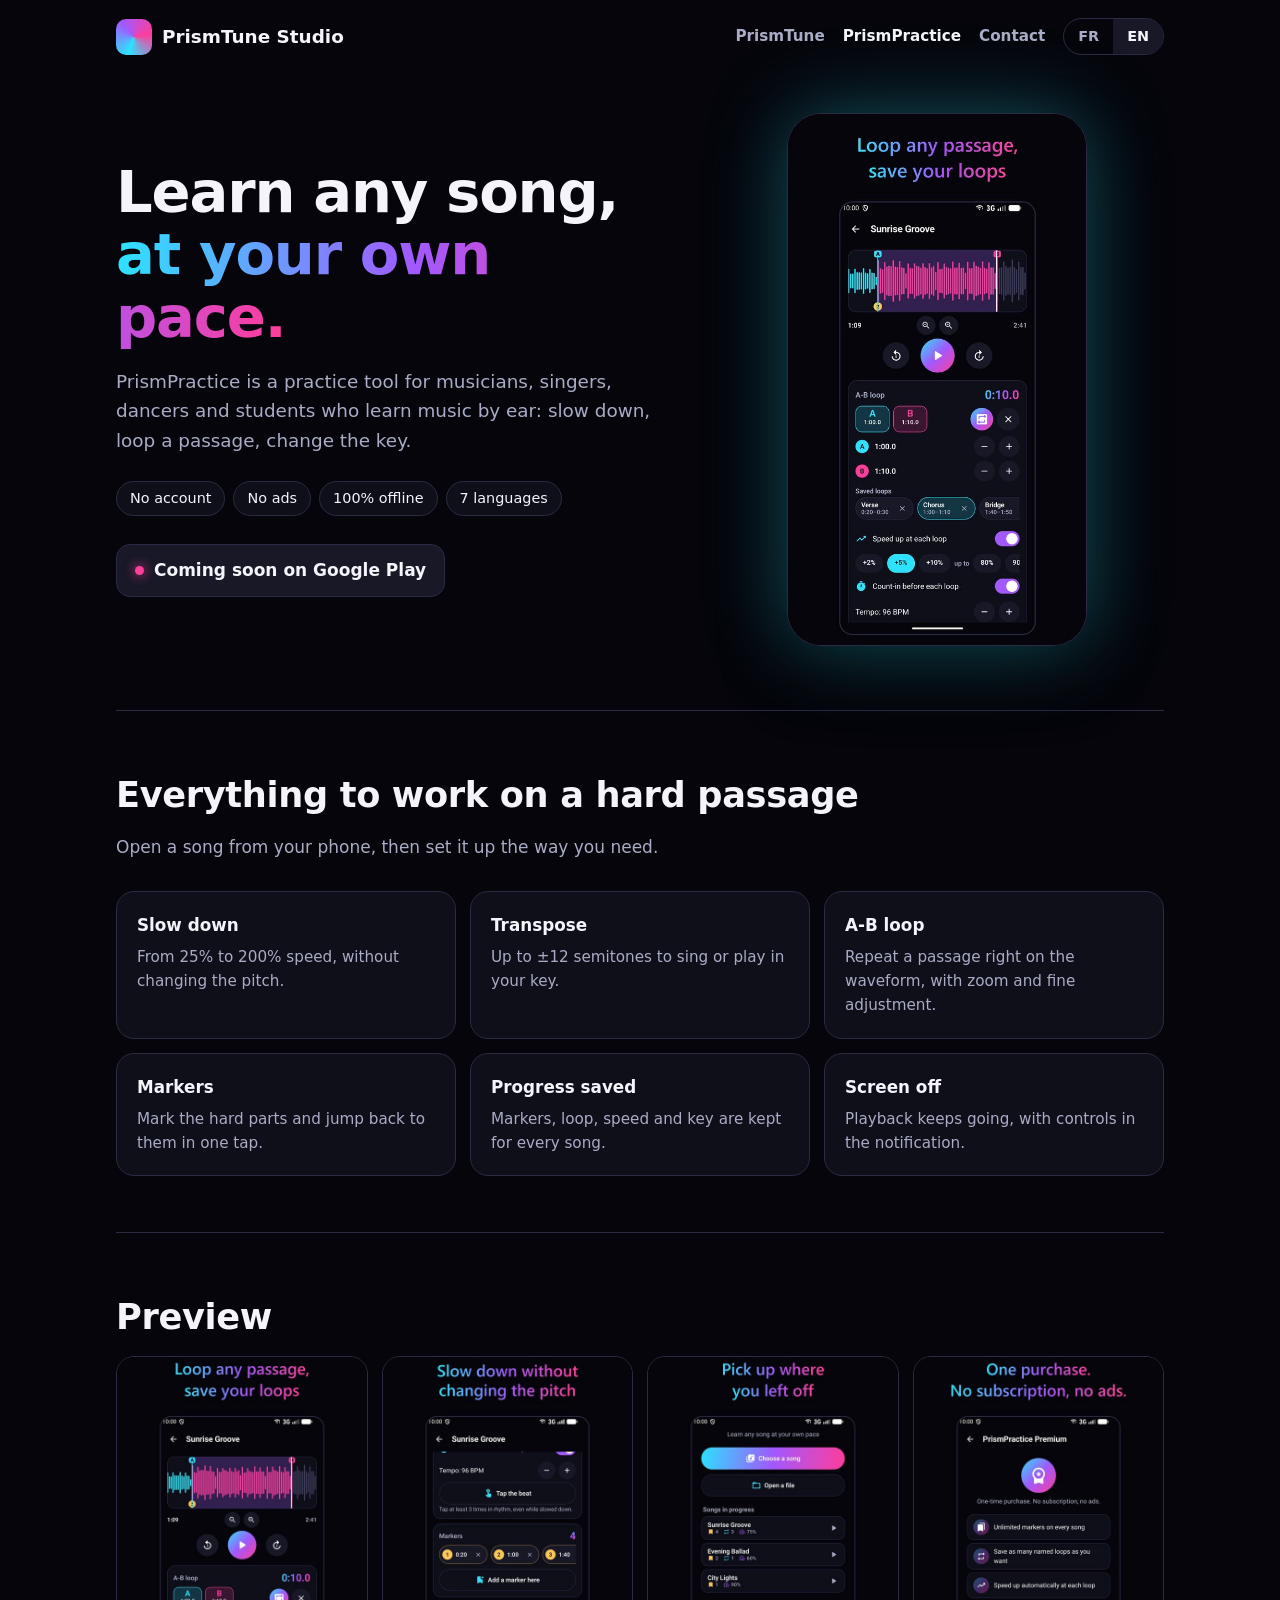
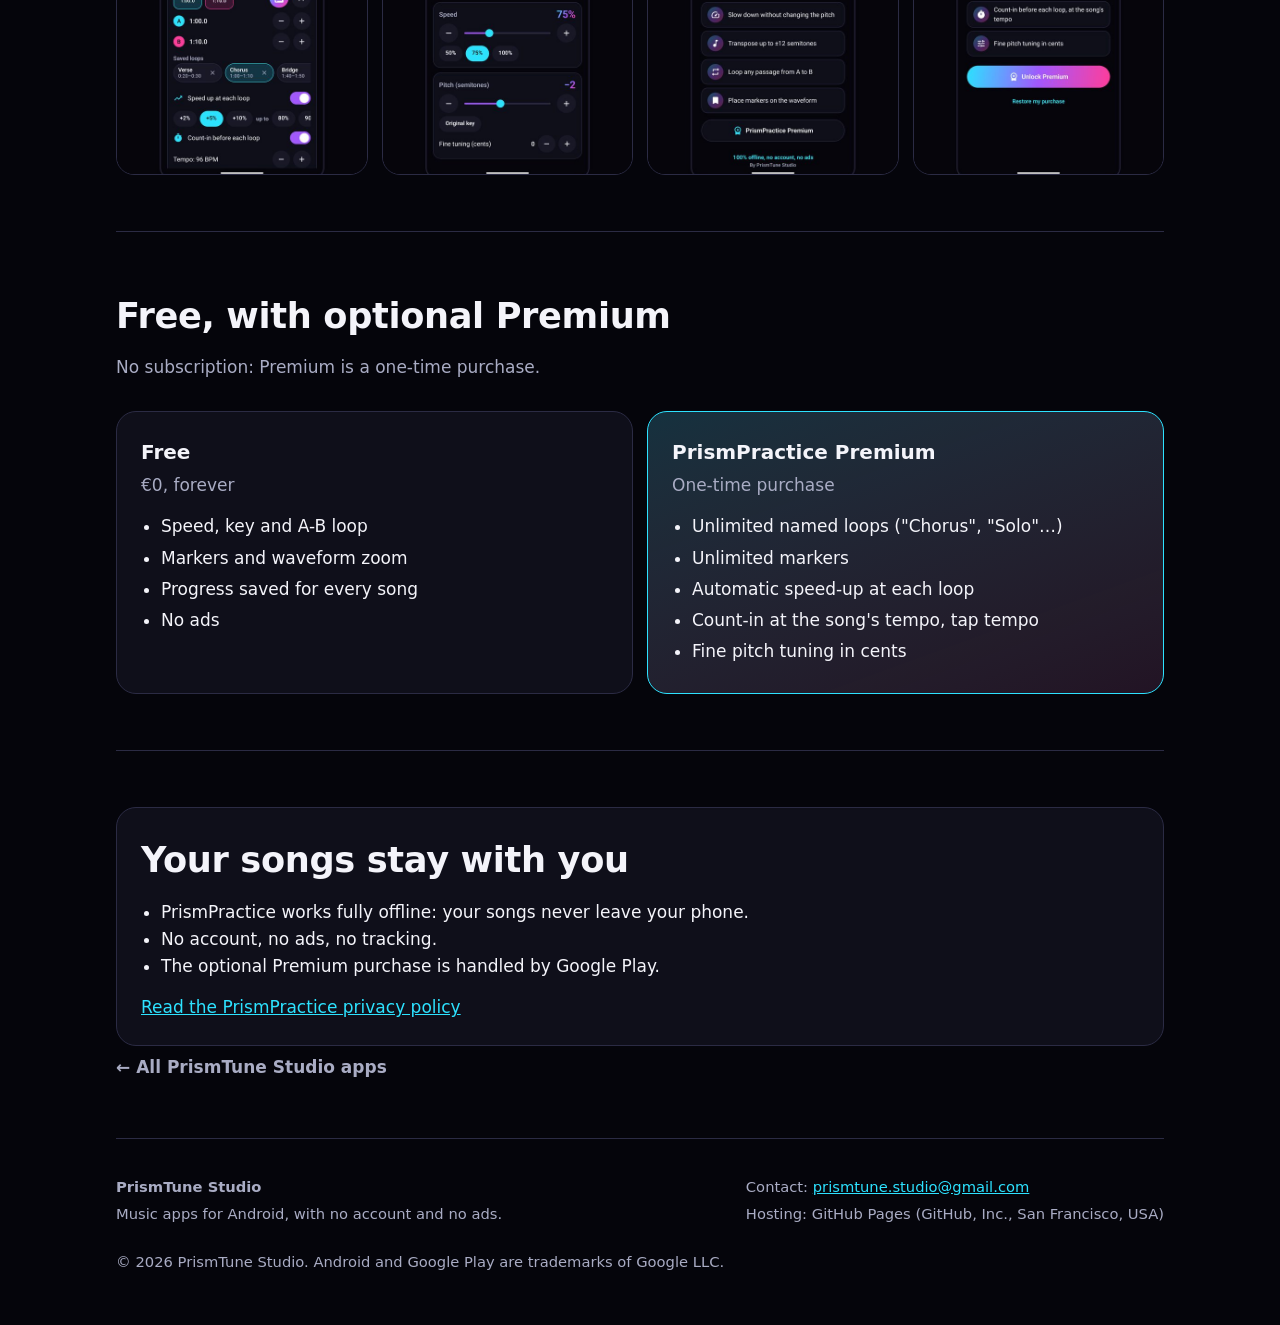
<file: prismpractice.html>
<!doctype html>
<html lang="fr">
<head>
<meta charset="utf-8">
<meta name="viewport" content="width=device-width, initial-scale=1">
<title>PrismPractice – PrismTune Studio</title>
<meta name="description" content="PrismPractice : ralentir, boucler et transposer un morceau pour l'apprendre à l'oreille. Hors ligne, sans compte, sans publicité.">
<meta property="og:title" content="PrismPractice">
<meta property="og:description" content="Ralentir, boucler et transposer un morceau pour l'apprendre à l'oreille.">
<meta property="og:image" content="img/practice-en-01.jpg">
<link rel="icon" href="img/practice-icon.png">
<link rel="stylesheet" href="style.css">
<style>:root { --accent: var(--cyan); }</style>
</head>
<body>
<div class="wrap">

  <header class="top">
    <a class="brand" href="index.html"><span class="mark"></span>PrismTune Studio</a>
    <nav class="nav">
      <a href="prismtune.html">PrismTune</a>
      <a href="prismpractice.html" aria-current="page">PrismPractice</a>
      <a href="index.html#contact">Contact</a>
      <div class="lang" role="group" aria-label="Langue / Language">
        <button type="button" data-set="fr" aria-pressed="true">FR</button>
        <button type="button" data-set="en" aria-pressed="false">EN</button>
      </div>
    </nav>
  </header>

  <main>
    <div class="hero">
      <div>
        <h1 lang="fr">Apprenez n'importe quel morceau,<br><span class="grad">à votre rythme.</span></h1>
        <h1 lang="en">Learn any song,<br><span class="grad">at your own pace.</span></h1>
        <p class="lead" lang="fr">PrismPractice est un outil d'entraînement pour les musiciens, chanteurs, danseurs et élèves qui apprennent la musique à l'oreille : ralentir, répéter un passage, changer la tonalité.</p>
        <p class="lead" lang="en">PrismPractice is a practice tool for musicians, singers, dancers and students who learn music by ear: slow down, loop a passage, change the key.</p>
        <ul class="badges" lang="fr">
          <li>Sans compte</li><li>Sans publicité</li><li>100 % hors ligne</li><li>7 langues</li>
        </ul>
        <ul class="badges" lang="en">
          <li>No account</li><li>No ads</li><li>100% offline</li><li>7 languages</li>
        </ul>
        <div class="soon"><span class="dot"></span>
          <span lang="fr">Bientôt disponible sur Google Play</span><span lang="en">Coming soon on Google Play</span>
        </div>
      </div>
      <div class="phone">
        <img lang="fr" src="img/practice-fr-01.jpg" alt="Écran de PrismPractice" width="540" height="960">
        <img lang="en" src="img/practice-en-01.jpg" alt="PrismPractice screen" width="540" height="960">
      </div>
    </div>

    <section id="fonctions">
      <h2 lang="fr">Tout pour travailler un passage difficile</h2>
      <h2 lang="en">Everything to work on a hard passage</h2>
      <p class="sub" lang="fr">Ouvrez un morceau de votre téléphone, puis réglez-le comme il vous faut.</p>
      <p class="sub" lang="en">Open a song from your phone, then set it up the way you need.</p>
      <div class="cards">
        <div class="card">
          <h3 lang="fr">Ralentir</h3><h3 lang="en">Slow down</h3>
          <p lang="fr">De 25 % à 200 % de la vitesse, sans changer la note.</p>
          <p lang="en">From 25% to 200% speed, without changing the pitch.</p>
        </div>
        <div class="card">
          <h3 lang="fr">Transposer</h3><h3 lang="en">Transpose</h3>
          <p lang="fr">Jusqu'à ±12 demi-tons pour chanter ou jouer dans votre tonalité.</p>
          <p lang="en">Up to ±12 semitones to sing or play in your key.</p>
        </div>
        <div class="card">
          <h3 lang="fr">Boucle A-B</h3><h3 lang="en">A-B loop</h3>
          <p lang="fr">Répétez un passage, directement sur la forme d'onde, avec zoom et réglage fin.</p>
          <p lang="en">Repeat a passage right on the waveform, with zoom and fine adjustment.</p>
        </div>
        <div class="card">
          <h3 lang="fr">Repères</h3><h3 lang="en">Markers</h3>
          <p lang="fr">Marquez les passages difficiles et revenez-y d'un toucher.</p>
          <p lang="en">Mark the hard parts and jump back to them in one tap.</p>
        </div>
        <div class="card">
          <h3 lang="fr">Travail retenu</h3><h3 lang="en">Progress saved</h3>
          <p lang="fr">Repères, boucle, vitesse et tonalité sont gardés pour chaque morceau.</p>
          <p lang="en">Markers, loop, speed and key are kept for every song.</p>
        </div>
        <div class="card">
          <h3 lang="fr">Écran éteint</h3><h3 lang="en">Screen off</h3>
          <p lang="fr">La lecture continue, avec les commandes dans la notification.</p>
          <p lang="en">Playback keeps going, with controls in the notification.</p>
        </div>
      </div>
    </section>

    <section id="captures">
      <h2 lang="fr">Aperçu</h2>
      <h2 lang="en">Preview</h2>
      <div class="gallery" lang="fr">
        <figure><img src="img/practice-fr-01.jpg" alt="Capture 1" loading="lazy" width="540" height="960"></figure>
        <figure><img src="img/practice-fr-02.jpg" alt="Capture 2" loading="lazy" width="540" height="960"></figure>
        <figure><img src="img/practice-fr-03.jpg" alt="Capture 3" loading="lazy" width="540" height="960"></figure>
        <figure><img src="img/practice-fr-04.jpg" alt="Capture 4" loading="lazy" width="540" height="960"></figure>
      </div>
      <div class="gallery" lang="en">
        <figure><img src="img/practice-en-01.jpg" alt="Screenshot 1" loading="lazy" width="540" height="960"></figure>
        <figure><img src="img/practice-en-02.jpg" alt="Screenshot 2" loading="lazy" width="540" height="960"></figure>
        <figure><img src="img/practice-en-03.jpg" alt="Screenshot 3" loading="lazy" width="540" height="960"></figure>
        <figure><img src="img/practice-en-04.jpg" alt="Screenshot 4" loading="lazy" width="540" height="960"></figure>
      </div>
    </section>

    <section id="premium">
      <h2 lang="fr">Gratuit, avec un Premium facultatif</h2>
      <h2 lang="en">Free, with optional Premium</h2>
      <p class="sub" lang="fr">Pas d'abonnement : Premium est un achat unique.</p>
      <p class="sub" lang="en">No subscription: Premium is a one-time purchase.</p>
      <div class="plans">
        <div class="plan">
          <h3 lang="fr">Gratuit</h3><h3 lang="en">Free</h3>
          <p class="price" lang="fr">0 €, pour toujours</p><p class="price" lang="en">€0, forever</p>
          <ul lang="fr"><li>Vitesse, tonalité et boucle A-B</li><li>Repères et zoom sur la forme d'onde</li><li>Travail retenu pour chaque morceau</li><li>Aucune publicité</li></ul>
          <ul lang="en"><li>Speed, key and A-B loop</li><li>Markers and waveform zoom</li><li>Progress saved for every song</li><li>No ads</li></ul>
        </div>
        <div class="plan pro">
          <h3>PrismPractice Premium</h3>
          <p class="price" lang="fr">Achat unique</p><p class="price" lang="en">One-time purchase</p>
          <ul lang="fr"><li>Boucles nommées sans limite (« Refrain », « Solo »…)</li><li>Repères sans limite</li><li>Accélération automatique à chaque boucle</li><li>Décompte au tempo du morceau, tempo au toucher</li><li>Réglage fin de la hauteur en centièmes</li></ul>
          <ul lang="en"><li>Unlimited named loops ("Chorus", "Solo"…)</li><li>Unlimited markers</li><li>Automatic speed-up at each loop</li><li>Count-in at the song's tempo, tap tempo</li><li>Fine pitch tuning in cents</li></ul>
        </div>
      </div>
    </section>

    <section id="confidentialite">
      <div class="privacy">
        <h2 lang="fr">Vos morceaux restent chez vous</h2>
        <h2 lang="en">Your songs stay with you</h2>
        <ul lang="fr">
          <li>PrismPractice fonctionne entièrement hors ligne : vos morceaux ne quittent jamais votre téléphone.</li>
          <li>Aucun compte, aucune publicité, aucun suivi.</li>
          <li>L'achat Premium facultatif est traité par Google Play.</li>
        </ul>
        <ul lang="en">
          <li>PrismPractice works fully offline: your songs never leave your phone.</li>
          <li>No account, no ads, no tracking.</li>
          <li>The optional Premium purchase is handled by Google Play.</li>
        </ul>
        <a href="prismpractice-privacy-policy.html" lang="fr">Lire la politique de confidentialité de PrismPractice</a>
        <a href="prismpractice-privacy-policy.html" lang="en">Read the PrismPractice privacy policy</a>
      </div>
      <a class="back" href="index.html" lang="fr">← Toutes les apps de PrismTune Studio</a>
      <a class="back" href="index.html" lang="en">← All PrismTune Studio apps</a>
    </section>
  </main>

  <footer>
    <div class="cols">
      <div>
        <p><strong>PrismTune Studio</strong></p>
        <p lang="fr">Des apps musicales pour Android, sans compte ni publicité.</p>
        <p lang="en">Music apps for Android, with no account and no ads.</p>
      </div>
      <div>
        <p lang="fr">Contact : <a href="mailto:prismtune.studio@gmail.com">prismtune.studio@gmail.com</a></p>
        <p lang="en">Contact: <a href="mailto:prismtune.studio@gmail.com">prismtune.studio@gmail.com</a></p>
        <p lang="fr">Hébergement : GitHub Pages (GitHub, Inc., San Francisco, États-Unis)</p>
        <p lang="en">Hosting: GitHub Pages (GitHub, Inc., San Francisco, USA)</p>
      </div>
    </div>
    <p style="margin-top:20px" lang="fr">© 2026 PrismTune Studio. Android et Google Play sont des marques de Google LLC.</p>
    <p style="margin-top:20px" lang="en">© 2026 PrismTune Studio. Android and Google Play are trademarks of Google LLC.</p>
  </footer>

</div>
<script src="lang.js"></script>
</body>
</html>
</file>
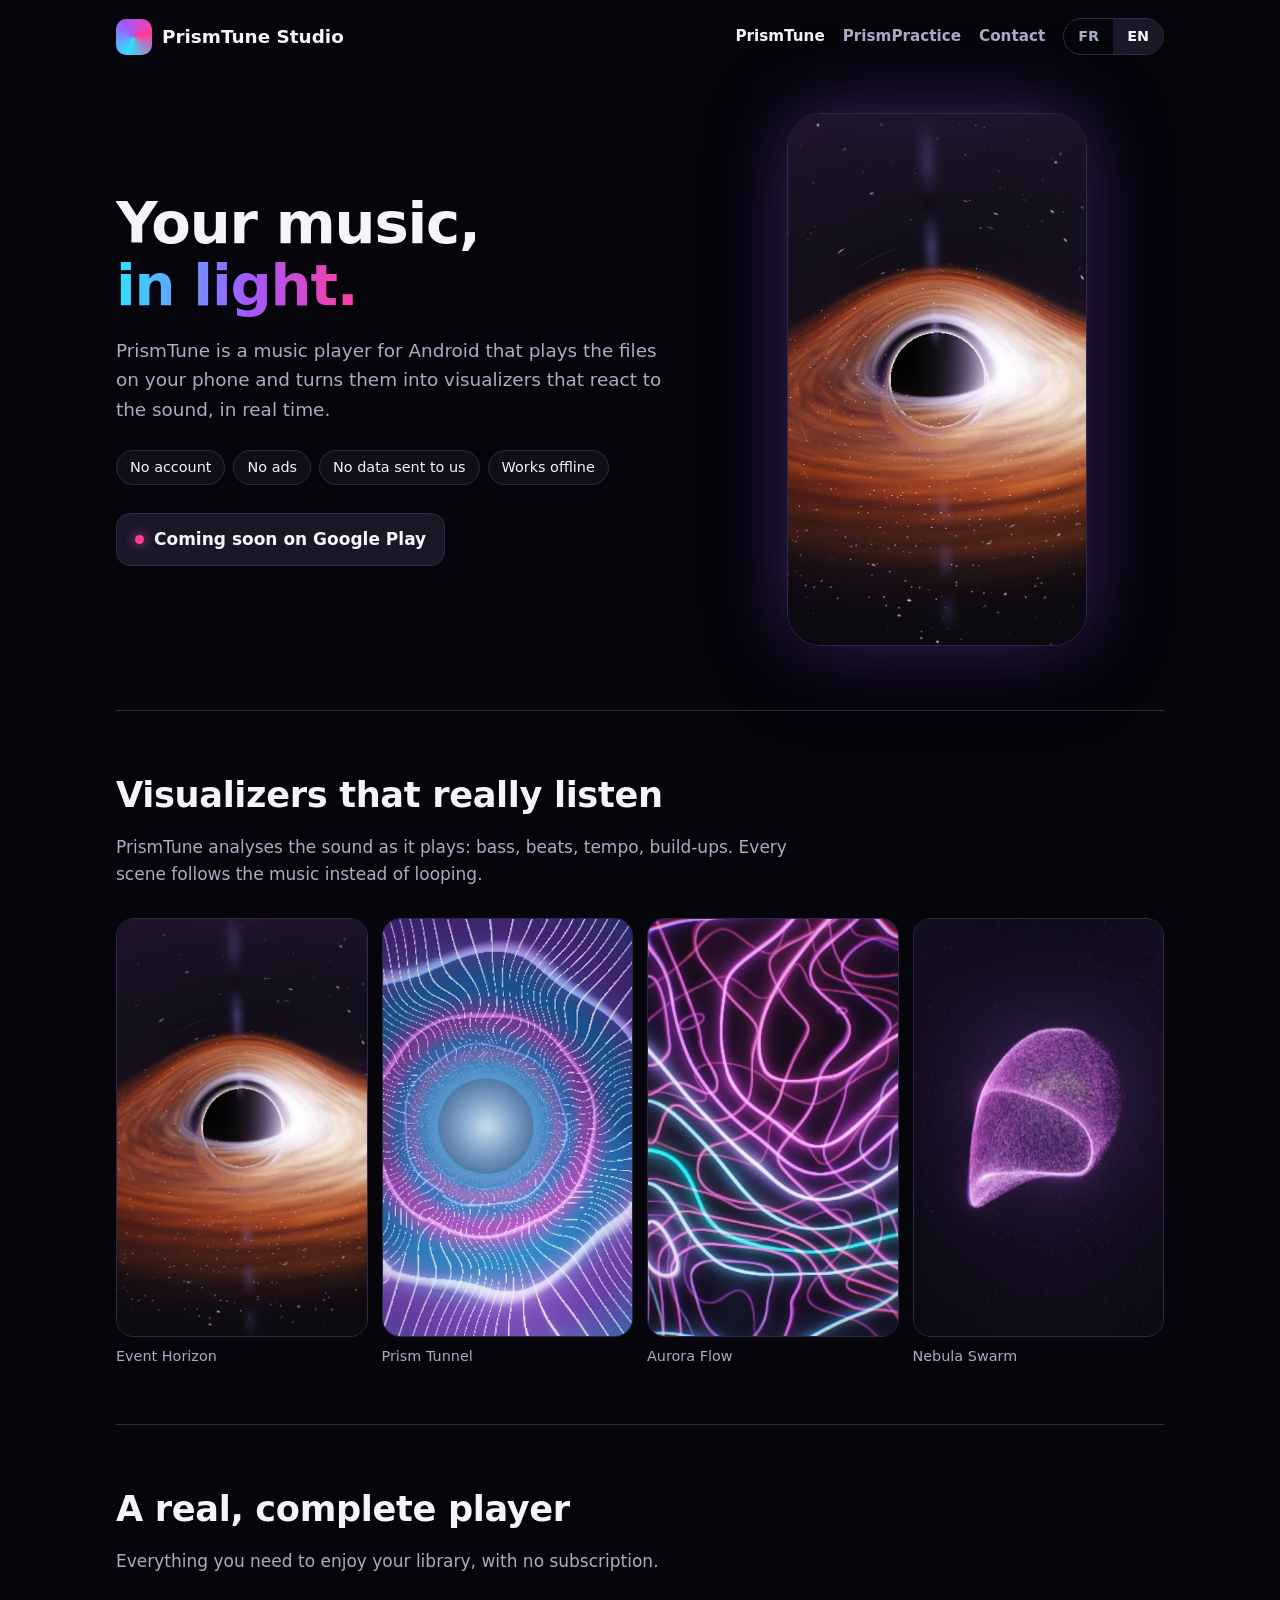
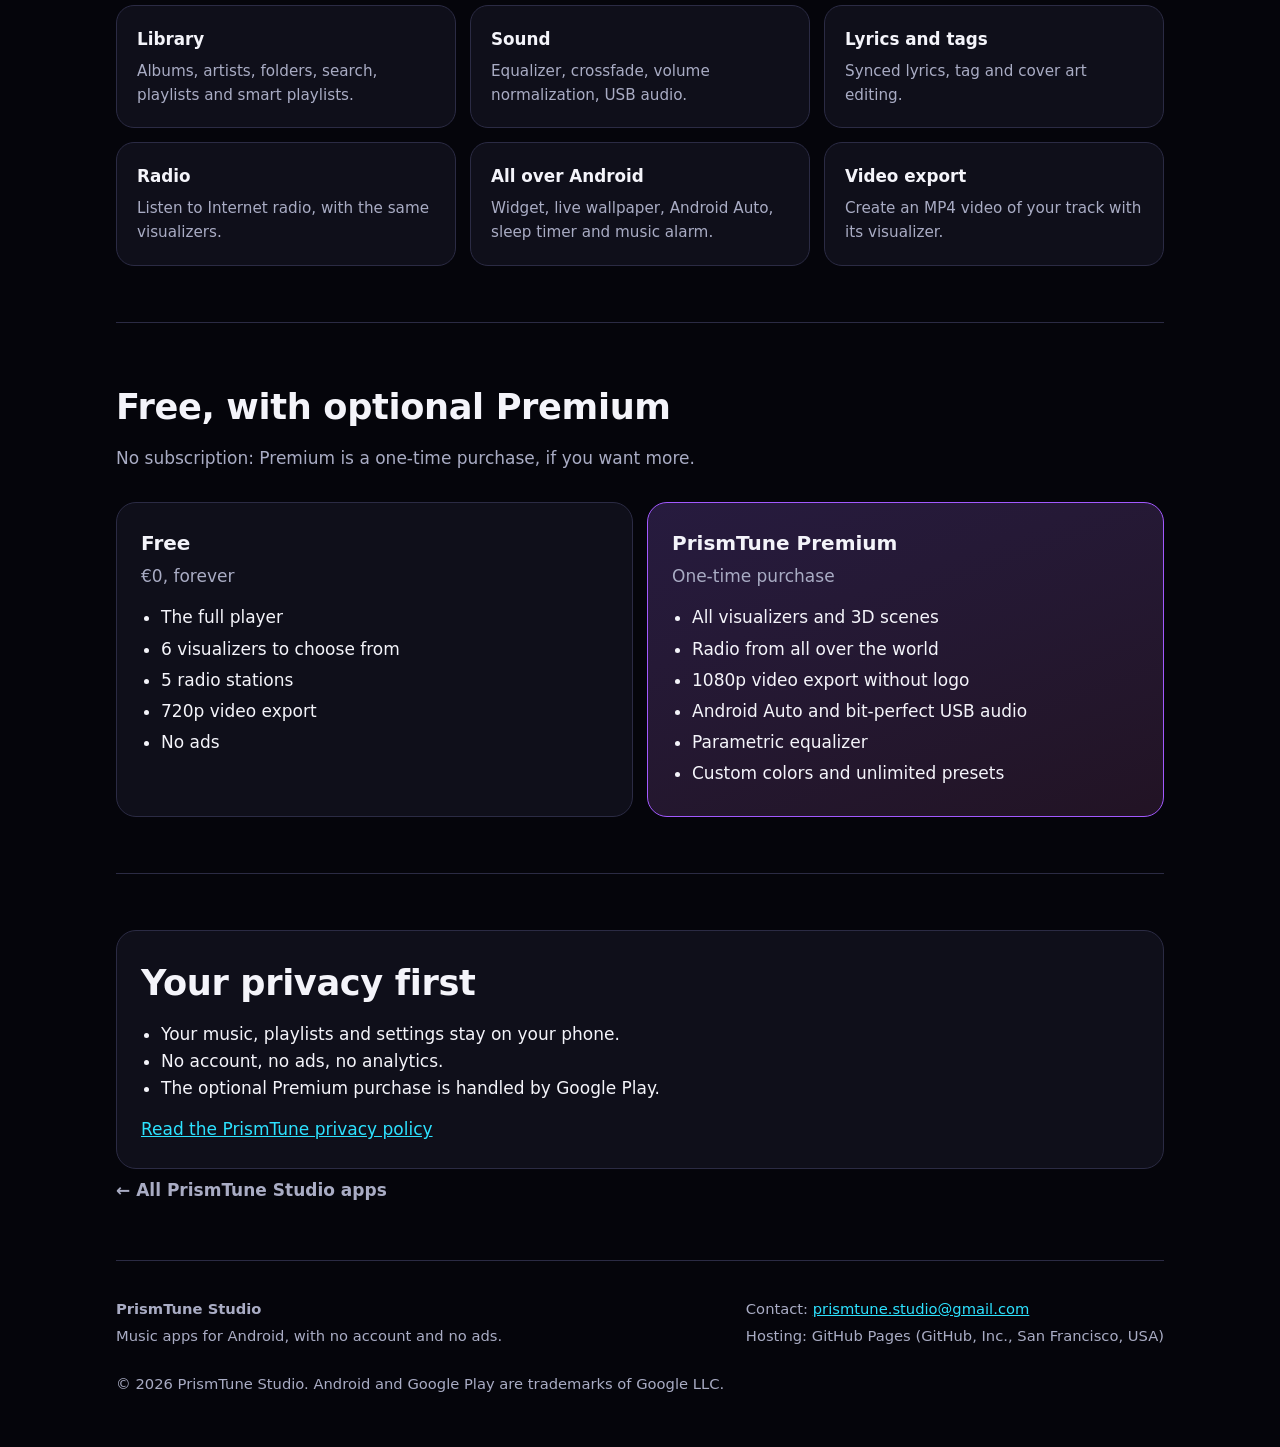
<file: prismtune.html>
<!doctype html>
<html lang="fr">
<head>
<meta charset="utf-8">
<meta name="viewport" content="width=device-width, initial-scale=1">
<title>PrismTune – PrismTune Studio</title>
<meta name="description" content="PrismTune : lecteur de musique local pour Android, avec des visualizers qui réagissent au son. Sans compte, sans publicité, sans collecte de données.">
<meta property="og:title" content="PrismTune">
<meta property="og:description" content="Lecteur de musique local pour Android, avec des visualizers qui réagissent au son.">
<meta property="og:image" content="img/event-horizon.jpg">
<link rel="icon" href="img/icon.png">
<link rel="stylesheet" href="style.css">
</head>
<body>
<div class="wrap">

  <header class="top">
    <a class="brand" href="index.html"><span class="mark"></span>PrismTune Studio</a>
    <nav class="nav">
      <a href="prismtune.html" aria-current="page">PrismTune</a>
      <a href="prismpractice.html">PrismPractice</a>
      <a href="index.html#contact">Contact</a>
      <div class="lang" role="group" aria-label="Langue / Language">
        <button type="button" data-set="fr" aria-pressed="true">FR</button>
        <button type="button" data-set="en" aria-pressed="false">EN</button>
      </div>
    </nav>
  </header>

  <main>
    <div class="hero">
      <div>
        <h1 lang="fr">Votre musique,<br><span class="grad">en lumière.</span></h1>
        <h1 lang="en">Your music,<br><span class="grad">in light.</span></h1>
        <p class="lead" lang="fr">PrismTune est un lecteur de musique pour Android qui lit les fichiers de votre téléphone et les transforme en visualizers qui réagissent au son, en temps réel.</p>
        <p class="lead" lang="en">PrismTune is a music player for Android that plays the files on your phone and turns them into visualizers that react to the sound, in real time.</p>
        <ul class="badges" lang="fr">
          <li>Sans compte</li><li>Sans publicité</li><li>Aucune donnée pour nous</li><li>Fonctionne hors ligne</li>
        </ul>
        <ul class="badges" lang="en">
          <li>No account</li><li>No ads</li><li>No data sent to us</li><li>Works offline</li>
        </ul>
        <div class="soon"><span class="dot"></span>
          <span lang="fr">Bientôt disponible sur Google Play</span><span lang="en">Coming soon on Google Play</span>
        </div>
      </div>
      <div class="phone"><img src="img/event-horizon.jpg" alt="Visualizer Event Horizon" width="540" height="960"></div>
    </div>

    <section id="visuels">
      <h2 lang="fr">Des visualizers qui écoutent vraiment</h2>
      <h2 lang="en">Visualizers that really listen</h2>
      <p class="sub" lang="fr">PrismTune analyse le son pendant la lecture : basses, attaques, tempo, montées en puissance. Chaque scène suit la musique au lieu de tourner en boucle.</p>
      <p class="sub" lang="en">PrismTune analyses the sound as it plays: bass, beats, tempo, build-ups. Every scene follows the music instead of looping.</p>
      <div class="gallery">
        <figure><img src="img/event-horizon.jpg" alt="Event Horizon" loading="lazy" width="540" height="960"><figcaption>Event Horizon</figcaption></figure>
        <figure><img src="img/prism-tunnel.jpg" alt="Prism Tunnel" loading="lazy" width="360" height="616"><figcaption>Prism Tunnel</figcaption></figure>
        <figure><img src="img/aurora-flow.jpg" alt="Aurora Flow" loading="lazy" width="356" height="580"><figcaption>Aurora Flow</figcaption></figure>
        <figure><img src="img/nebula-swarm.jpg" alt="Nebula Swarm" loading="lazy" width="300" height="520"><figcaption>Nebula Swarm</figcaption></figure>
      </div>
    </section>

    <section id="fonctions">
      <h2 lang="fr">Un vrai lecteur, complet</h2>
      <h2 lang="en">A real, complete player</h2>
      <p class="sub" lang="fr">Tout ce qu'il faut pour écouter sa bibliothèque, sans abonnement.</p>
      <p class="sub" lang="en">Everything you need to enjoy your library, with no subscription.</p>
      <div class="cards">
        <div class="card">
          <h3 lang="fr">Bibliothèque</h3><h3 lang="en">Library</h3>
          <p lang="fr">Albums, artistes, dossiers, recherche, playlists et playlists intelligentes.</p>
          <p lang="en">Albums, artists, folders, search, playlists and smart playlists.</p>
        </div>
        <div class="card">
          <h3 lang="fr">Son</h3><h3 lang="en">Sound</h3>
          <p lang="fr">Égaliseur, fondu enchaîné, normalisation du volume, audio USB.</p>
          <p lang="en">Equalizer, crossfade, volume normalization, USB audio.</p>
        </div>
        <div class="card">
          <h3 lang="fr">Paroles et tags</h3><h3 lang="en">Lyrics and tags</h3>
          <p lang="fr">Paroles synchronisées, édition des informations et des pochettes.</p>
          <p lang="en">Synced lyrics, tag and cover art editing.</p>
        </div>
        <div class="card">
          <h3 lang="fr">Radio</h3><h3 lang="en">Radio</h3>
          <p lang="fr">Écoutez des radios Internet, avec les mêmes visualizers.</p>
          <p lang="en">Listen to Internet radio, with the same visualizers.</p>
        </div>
        <div class="card">
          <h3 lang="fr">Partout sur Android</h3><h3 lang="en">All over Android</h3>
          <p lang="fr">Widget, fond d'écran animé, Android Auto, minuterie et réveil en musique.</p>
          <p lang="en">Widget, live wallpaper, Android Auto, sleep timer and music alarm.</p>
        </div>
        <div class="card">
          <h3 lang="fr">Export vidéo</h3><h3 lang="en">Video export</h3>
          <p lang="fr">Créez une vidéo MP4 de votre morceau avec son visualizer.</p>
          <p lang="en">Create an MP4 video of your track with its visualizer.</p>
        </div>
      </div>
    </section>

    <section id="premium">
      <h2 lang="fr">Gratuit, avec un Premium facultatif</h2>
      <h2 lang="en">Free, with optional Premium</h2>
      <p class="sub" lang="fr">Pas d'abonnement : Premium est un achat unique, si vous voulez aller plus loin.</p>
      <p class="sub" lang="en">No subscription: Premium is a one-time purchase, if you want more.</p>
      <div class="plans">
        <div class="plan">
          <h3 lang="fr">Gratuit</h3><h3 lang="en">Free</h3>
          <p class="price" lang="fr">0 €, pour toujours</p><p class="price" lang="en">€0, forever</p>
          <ul lang="fr"><li>Le lecteur complet</li><li>6 visualizers au choix</li><li>5 radios</li><li>Export vidéo en 720p</li><li>Aucune publicité</li></ul>
          <ul lang="en"><li>The full player</li><li>6 visualizers to choose from</li><li>5 radio stations</li><li>720p video export</li><li>No ads</li></ul>
        </div>
        <div class="plan pro">
          <h3>PrismTune Premium</h3>
          <p class="price" lang="fr">Achat unique</p><p class="price" lang="en">One-time purchase</p>
          <ul lang="fr"><li>Tous les visualizers et les scènes 3D</li><li>Radios du monde entier</li><li>Export vidéo 1080p sans logo</li><li>Android Auto et audio USB bit-perfect</li><li>Égaliseur paramétrique</li><li>Couleurs personnalisées et presets illimités</li></ul>
          <ul lang="en"><li>All visualizers and 3D scenes</li><li>Radio from all over the world</li><li>1080p video export without logo</li><li>Android Auto and bit-perfect USB audio</li><li>Parametric equalizer</li><li>Custom colors and unlimited presets</li></ul>
        </div>
      </div>
    </section>

    <section id="confidentialite">
      <div class="privacy">
        <h2 lang="fr">Votre vie privée d'abord</h2>
        <h2 lang="en">Your privacy first</h2>
        <ul lang="fr">
          <li>Votre musique, vos playlists et vos réglages restent sur votre téléphone.</li>
          <li>Aucun compte, aucune publicité, aucun outil de mesure d'audience.</li>
          <li>L'achat Premium facultatif est traité par Google Play.</li>
        </ul>
        <ul lang="en">
          <li>Your music, playlists and settings stay on your phone.</li>
          <li>No account, no ads, no analytics.</li>
          <li>The optional Premium purchase is handled by Google Play.</li>
        </ul>
        <a href="privacy-policy.html" lang="fr">Lire la politique de confidentialité de PrismTune</a>
        <a href="privacy-policy.html" lang="en">Read the PrismTune privacy policy</a>
      </div>
      <a class="back" href="index.html" lang="fr">← Toutes les apps de PrismTune Studio</a>
      <a class="back" href="index.html" lang="en">← All PrismTune Studio apps</a>
    </section>
  </main>

  <footer>
    <div class="cols">
      <div>
        <p><strong>PrismTune Studio</strong></p>
        <p lang="fr">Des apps musicales pour Android, sans compte ni publicité.</p>
        <p lang="en">Music apps for Android, with no account and no ads.</p>
      </div>
      <div>
        <p lang="fr">Contact : <a href="mailto:prismtune.studio@gmail.com">prismtune.studio@gmail.com</a></p>
        <p lang="en">Contact: <a href="mailto:prismtune.studio@gmail.com">prismtune.studio@gmail.com</a></p>
        <p lang="fr">Hébergement : GitHub Pages (GitHub, Inc., San Francisco, États-Unis)</p>
        <p lang="en">Hosting: GitHub Pages (GitHub, Inc., San Francisco, USA)</p>
      </div>
    </div>
    <p style="margin-top:20px" lang="fr">© 2026 PrismTune Studio. Android et Google Play sont des marques de Google LLC.</p>
    <p style="margin-top:20px" lang="en">© 2026 PrismTune Studio. Android and Google Play are trademarks of Google LLC.</p>
  </footer>

</div>
<script src="lang.js"></script>
</body>
</html>
</file>
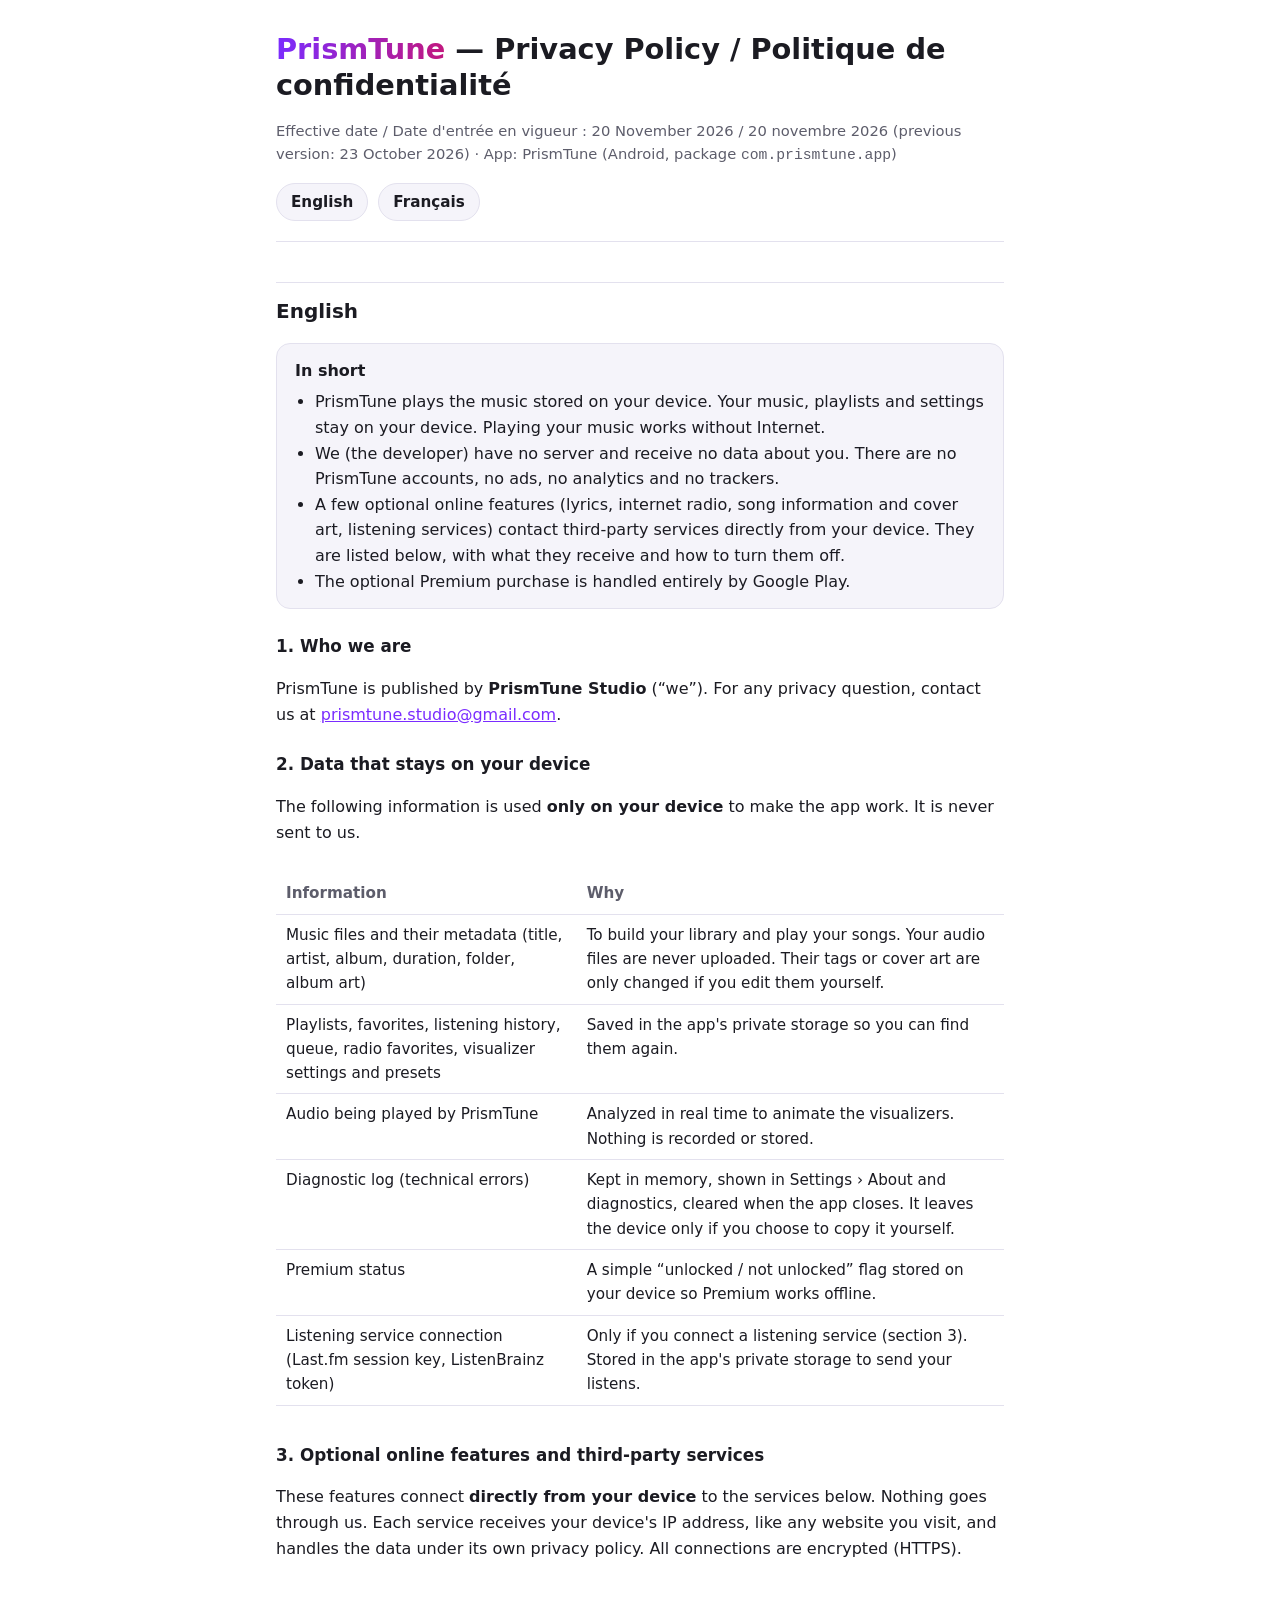
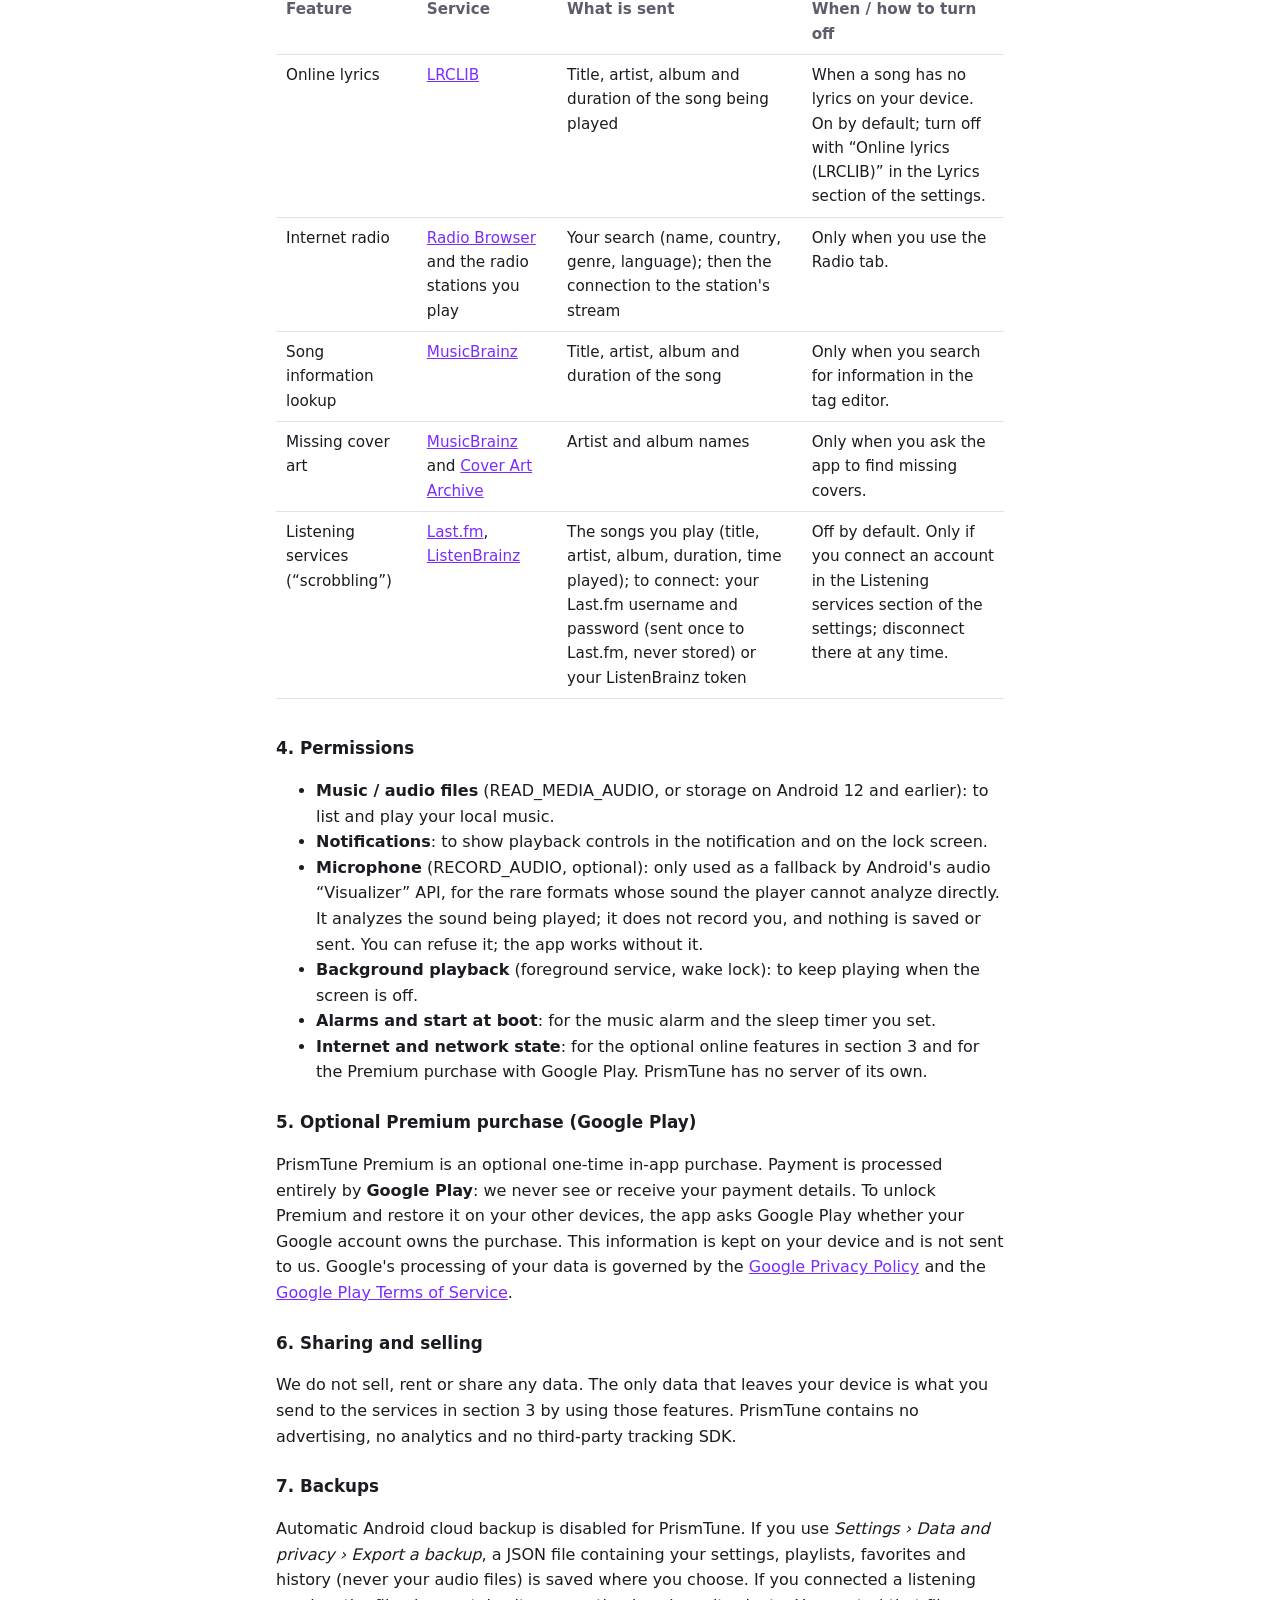
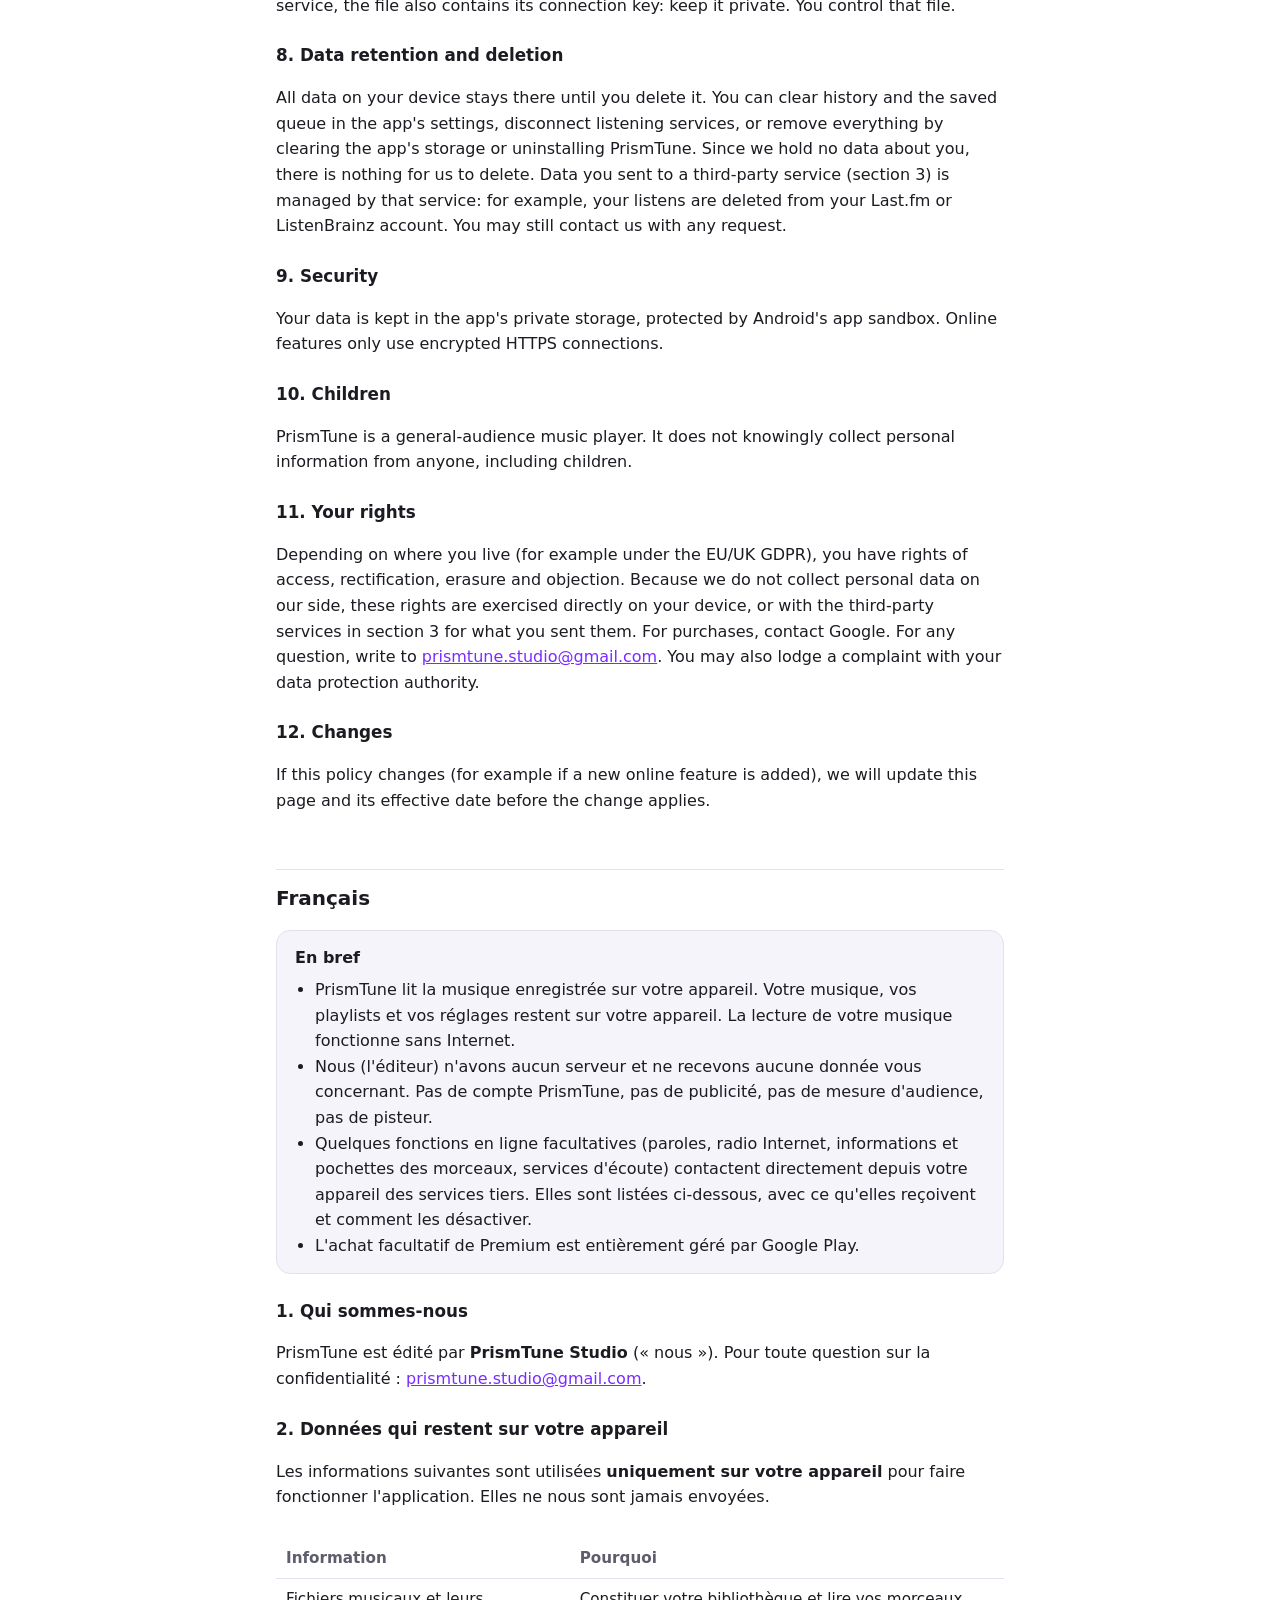
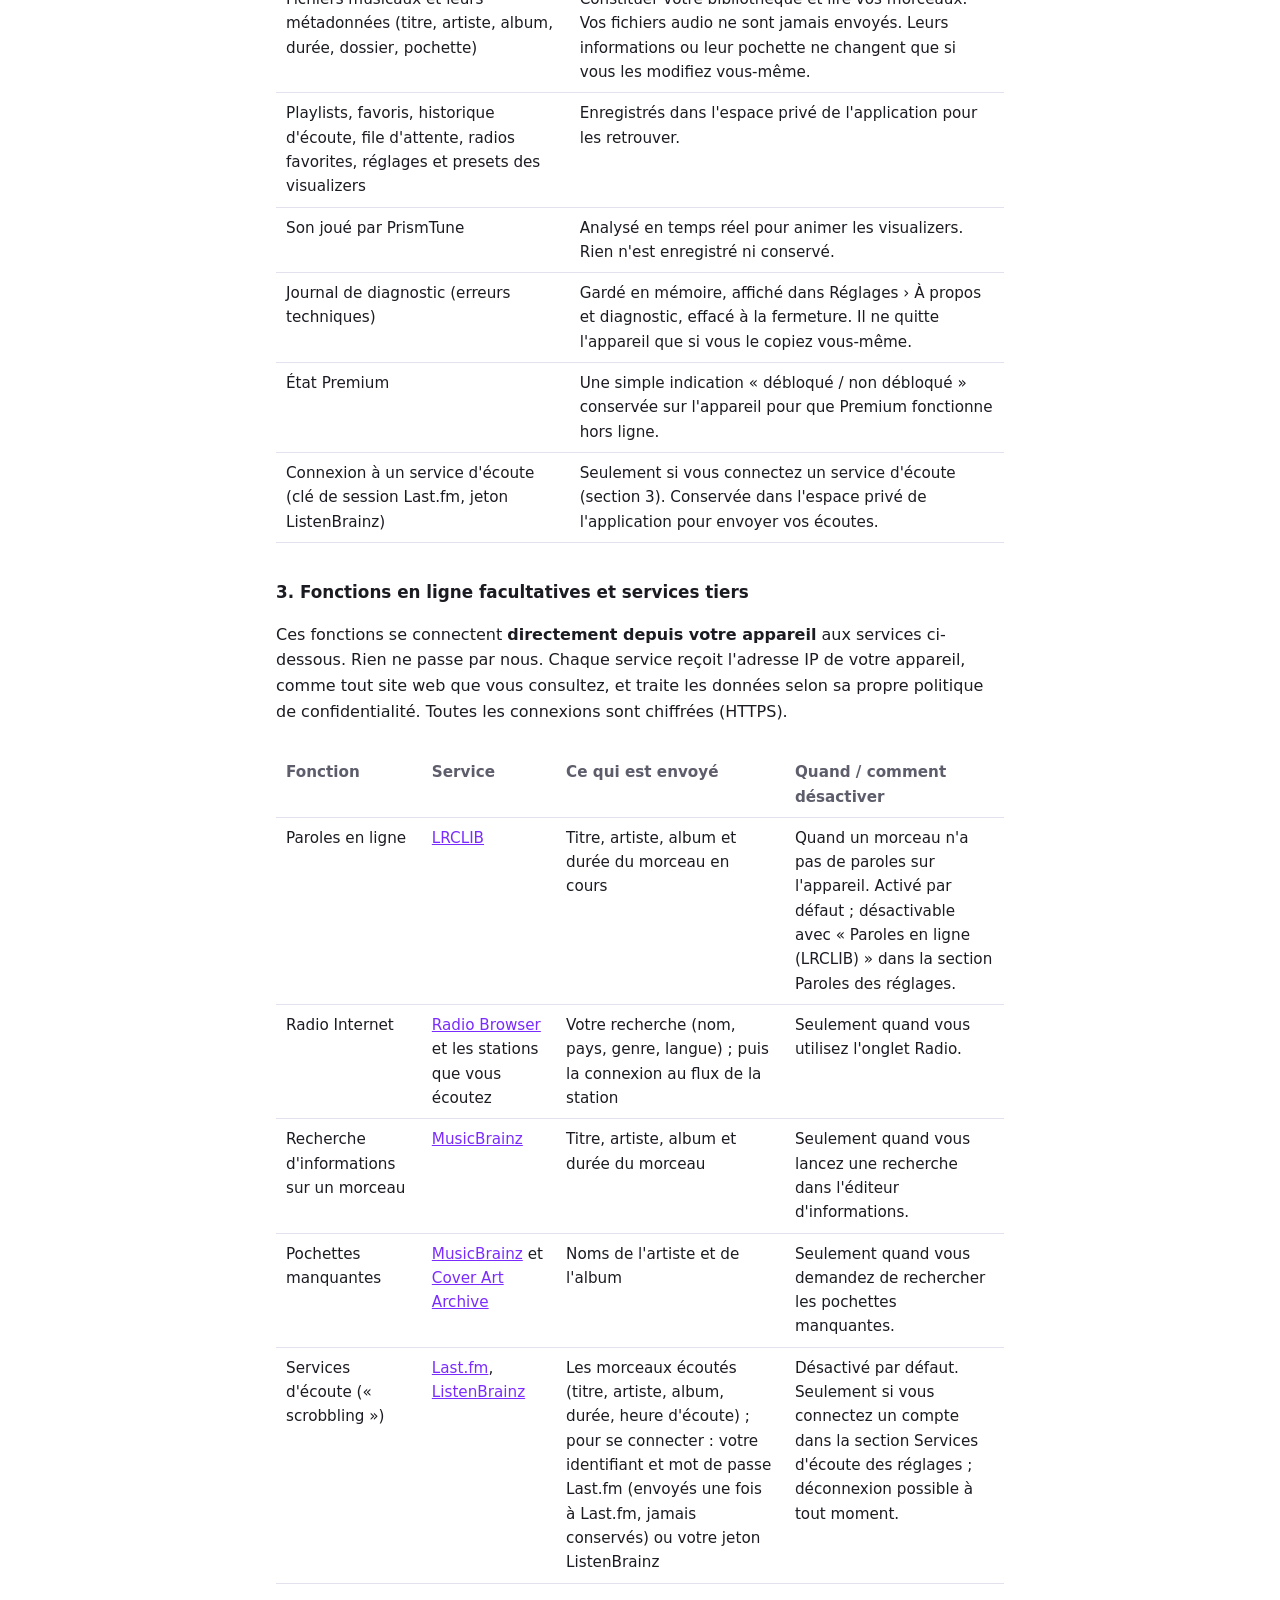
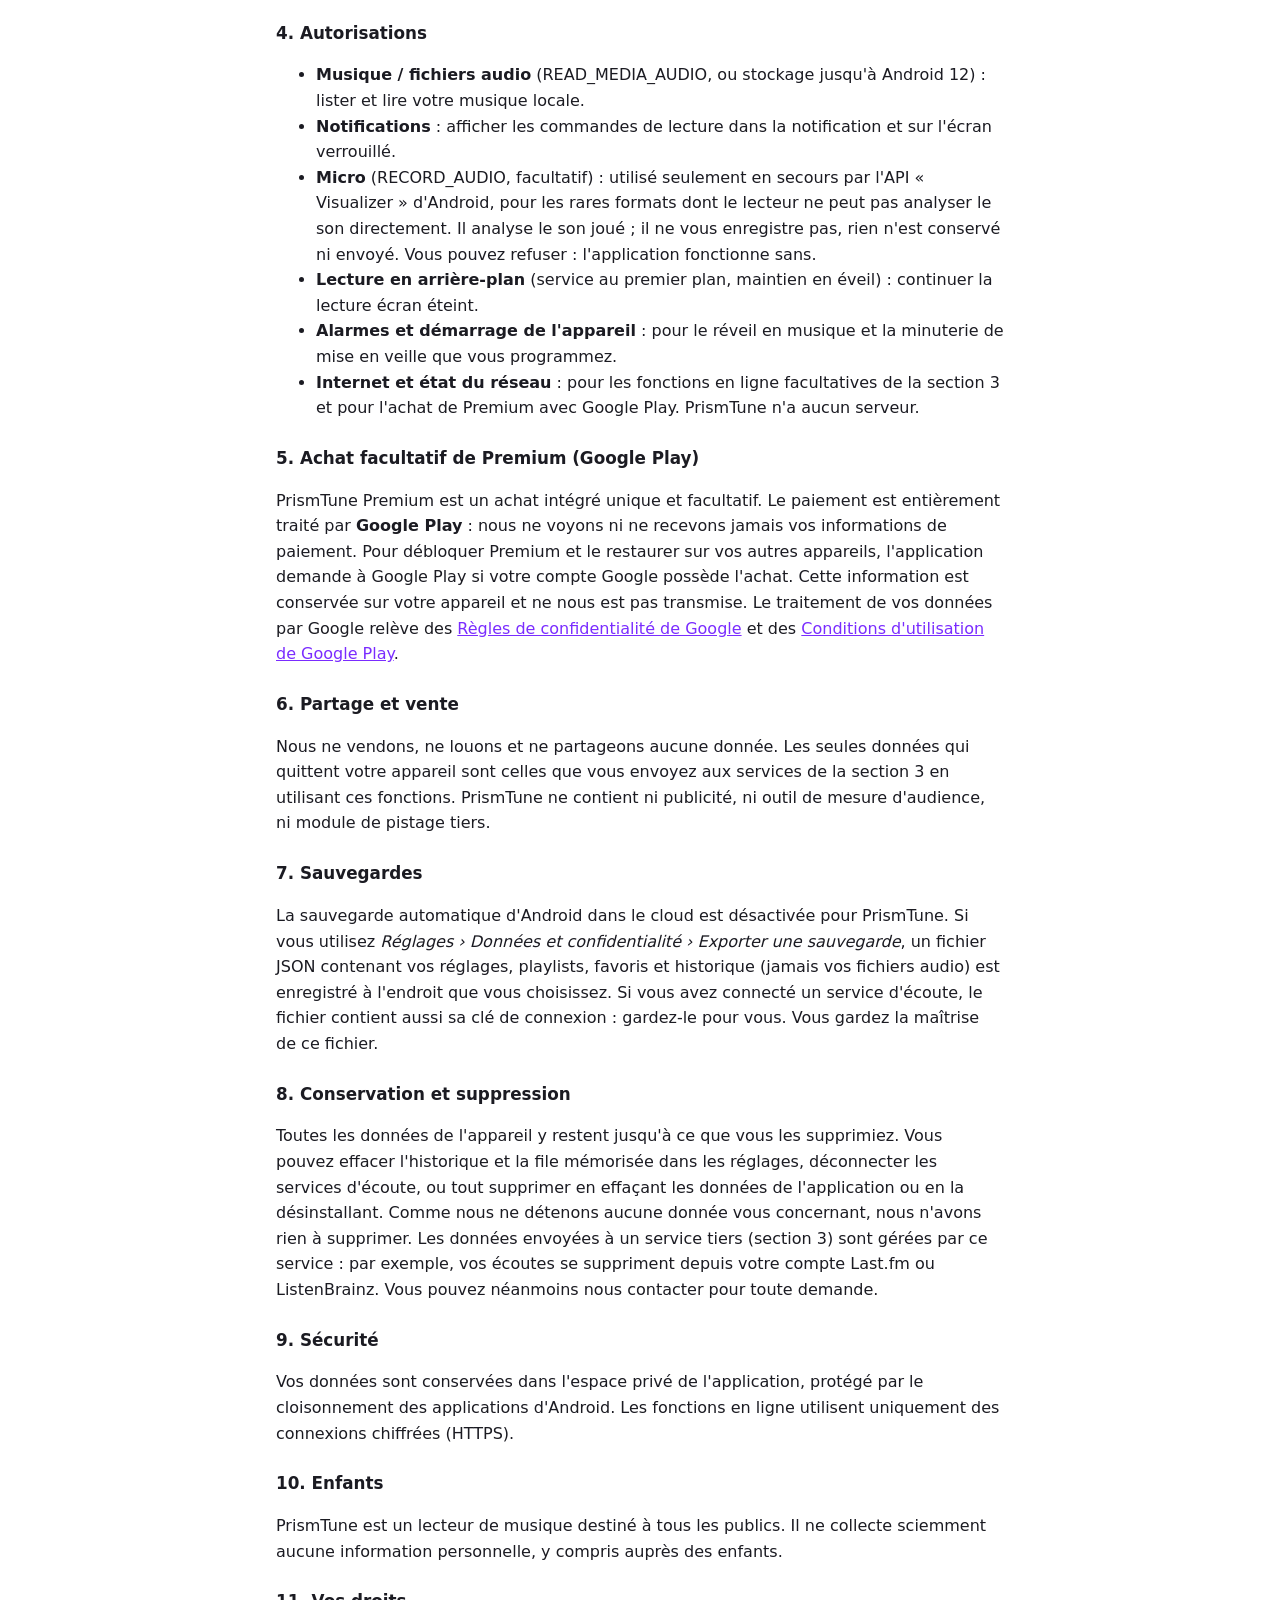
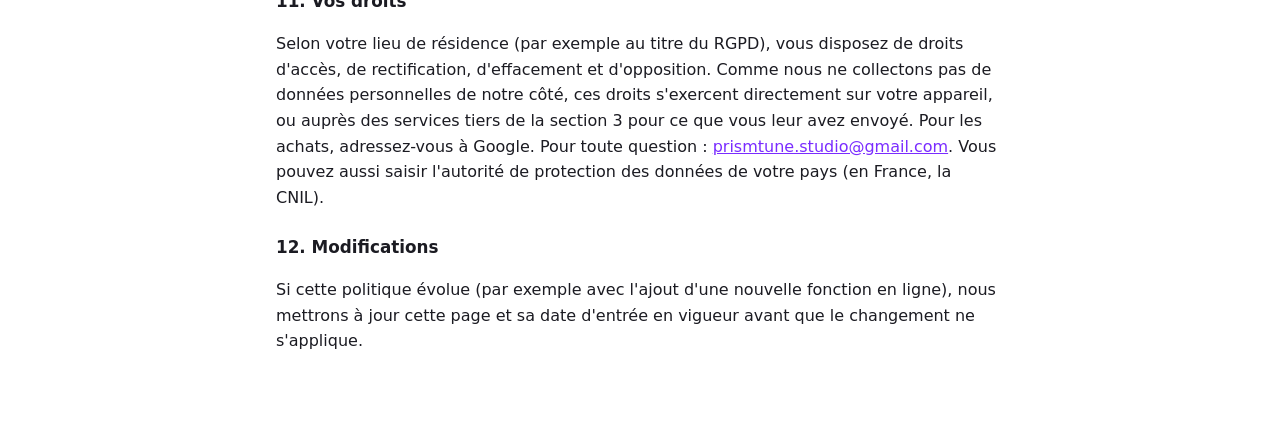
<file: privacy-policy.html>
<!doctype html>
<html lang="en">
<head>
<meta charset="utf-8">
<meta name="viewport" content="width=device-width, initial-scale=1">
<title>PrismTune Privacy Policy</title>
<meta name="description" content="Privacy policy of PrismTune, the music player with live visualizers for Android. Politique de confidentialité de PrismTune.">
<style>
  :root {
    --bg: #ffffff; --text: #1b1b22; --muted: #5d5d6b; --card: #f5f4fa; --line: #e3e1ee; --accent: #7a2cff; --accent2: #c2187e;
  }
  @media (prefers-color-scheme: dark) {
    :root { --bg: #0b0716; --text: #ecebf5; --muted: #a9a7bd; --card: #161126; --line: #2a2340; --accent: #b98aff; --accent2: #ff6fc0; }
  }
  * { box-sizing: border-box; }
  body { margin: 0; background: var(--bg); color: var(--text); font: 16px/1.6 system-ui, -apple-system, "Segoe UI", Roboto, sans-serif; }
  main { max-width: 760px; margin: 0 auto; padding: 32px 16px 64px; }
  header { border-bottom: 1px solid var(--line); padding-bottom: 20px; margin-bottom: 8px; }
  h1 { font-size: 1.8rem; line-height: 1.25; margin: 0 0 6px; }
  h1 span { background: linear-gradient(90deg, var(--accent), var(--accent2)); -webkit-background-clip: text; background-clip: text; color: transparent; }
  h2 { font-size: 1.25rem; margin: 40px 0 8px; padding-top: 12px; border-top: 1px solid var(--line); }
  h3 { font-size: 1.05rem; margin: 24px 0 4px; }
  p, li { color: var(--text); }
  .muted { color: var(--muted); font-size: .92rem; }
  .langs { display: flex; gap: 10px; flex-wrap: wrap; margin-top: 12px; }
  .langs a { text-decoration: none; padding: 6px 14px; border-radius: 999px; border: 1px solid var(--line); color: var(--text); background: var(--card); font-weight: 600; font-size: .95rem; }
  .summary { background: var(--card); border: 1px solid var(--line); border-radius: 14px; padding: 14px 18px; margin: 16px 0; }
  .summary ul { margin: 6px 0 0; padding-left: 20px; }
  table { width: 100%; border-collapse: collapse; margin: 12px 0; font-size: .95rem; }
  th, td { text-align: left; vertical-align: top; padding: 8px 10px; border-bottom: 1px solid var(--line); }
  th { color: var(--muted); font-weight: 600; }
  .table-wrap { overflow-x: auto; }
  a { color: var(--accent); }
  .lang-block + .lang-block { margin-top: 56px; }
  @media (max-width: 600px) {
    table.svc tr:first-child { display: none; }
    table.svc tr { display: block; padding: 10px 0; border-bottom: 1px solid var(--line); }
    table.svc td { display: block; border: 0; padding: 2px 4px; }
    table.svc td::before { content: attr(data-label) " : "; color: var(--muted); font-weight: 600; }
    table.svc td:first-child { font-weight: 700; }
    table.svc td:first-child::before { content: none; }
  }
</style>
</head>
<body>
<main>
  <header>
    <h1><span>PrismTune</span> — Privacy Policy / Politique de confidentialité</h1>
    <p class="muted">Effective date / Date d'entrée en vigueur : 20 November 2026 / 20 novembre 2026 (previous version: 23 October 2026) · App: PrismTune (Android, package <code>com.prismtune.app</code>)</p>
    <nav class="langs" aria-label="Language / Langue">
      <a href="#en" lang="en">English</a>
      <a href="#fr" lang="fr">Français</a>
    </nav>
  </header>

  <!-- ============================== ENGLISH ============================== -->
  <section id="en" class="lang-block" lang="en">
    <h2>English</h2>

    <div class="summary">
      <strong>In short</strong>
      <ul>
        <li>PrismTune plays the music stored on your device. Your music, playlists and settings stay on your device. Playing your music works without Internet.</li>
        <li>We (the developer) have no server and receive no data about you. There are no PrismTune accounts, no ads, no analytics and no trackers.</li>
        <li>A few optional online features (lyrics, internet radio, song information and cover art, listening services) contact third-party services directly from your device. They are listed below, with what they receive and how to turn them off.</li>
        <li>The optional Premium purchase is handled entirely by Google Play.</li>
      </ul>
    </div>

    <h3>1. Who we are</h3>
    <p>PrismTune is published by <strong>PrismTune Studio</strong> (“we”). For any privacy question, contact us at <a href="mailto:prismtune.studio@gmail.com">prismtune.studio@gmail.com</a>.</p>

    <h3>2. Data that stays on your device</h3>
    <p>The following information is used <strong>only on your device</strong> to make the app work. It is never sent to us.</p>
    <div class="table-wrap">
      <table>
        <tr><th>Information</th><th>Why</th></tr>
        <tr><td>Music files and their metadata (title, artist, album, duration, folder, album art)</td><td>To build your library and play your songs. Your audio files are never uploaded. Their tags or cover art are only changed if you edit them yourself.</td></tr>
        <tr><td>Playlists, favorites, listening history, queue, radio favorites, visualizer settings and presets</td><td>Saved in the app's private storage so you can find them again.</td></tr>
        <tr><td>Audio being played by PrismTune</td><td>Analyzed in real time to animate the visualizers. Nothing is recorded or stored.</td></tr>
        <tr><td>Diagnostic log (technical errors)</td><td>Kept in memory, shown in Settings › About and diagnostics, cleared when the app closes. It leaves the device only if you choose to copy it yourself.</td></tr>
        <tr><td>Premium status</td><td>A simple “unlocked / not unlocked” flag stored on your device so Premium works offline.</td></tr>
        <tr><td>Listening service connection (Last.fm session key, ListenBrainz token)</td><td>Only if you connect a listening service (section 3). Stored in the app's private storage to send your listens.</td></tr>
      </table>
    </div>

    <h3>3. Optional online features and third-party services</h3>
    <p>These features connect <strong>directly from your device</strong> to the services below. Nothing goes through us. Each service receives your device's IP address, like any website you visit, and handles the data under its own privacy policy. All connections are encrypted (HTTPS).</p>
    <div class="table-wrap">
      <table class="svc">
        <tr><th>Feature</th><th>Service</th><th>What is sent</th><th>When / how to turn off</th></tr>
        <tr><td data-label="Feature">Online lyrics</td><td data-label="Service"><a href="https://lrclib.net" rel="noopener">LRCLIB</a></td><td data-label="What is sent">Title, artist, album and duration of the song being played</td><td data-label="When / how to turn off">When a song has no lyrics on your device. On by default; turn off with “Online lyrics (LRCLIB)” in the Lyrics section of the settings.</td></tr>
        <tr><td data-label="Feature">Internet radio</td><td data-label="Service"><a href="https://www.radio-browser.info" rel="noopener">Radio Browser</a> and the radio stations you play</td><td data-label="What is sent">Your search (name, country, genre, language); then the connection to the station's stream</td><td data-label="When / how to turn off">Only when you use the Radio tab.</td></tr>
        <tr><td data-label="Feature">Song information lookup</td><td data-label="Service"><a href="https://musicbrainz.org" rel="noopener">MusicBrainz</a></td><td data-label="What is sent">Title, artist, album and duration of the song</td><td data-label="When / how to turn off">Only when you search for information in the tag editor.</td></tr>
        <tr><td data-label="Feature">Missing cover art</td><td data-label="Service"><a href="https://musicbrainz.org" rel="noopener">MusicBrainz</a> and <a href="https://coverartarchive.org" rel="noopener">Cover Art Archive</a></td><td data-label="What is sent">Artist and album names</td><td data-label="When / how to turn off">Only when you ask the app to find missing covers.</td></tr>
        <tr><td data-label="Feature">Listening services (“scrobbling”)</td><td data-label="Service"><a href="https://www.last.fm" rel="noopener">Last.fm</a>, <a href="https://listenbrainz.org" rel="noopener">ListenBrainz</a></td><td data-label="What is sent">The songs you play (title, artist, album, duration, time played); to connect: your Last.fm username and password (sent once to Last.fm, never stored) or your ListenBrainz token</td><td data-label="When / how to turn off">Off by default. Only if you connect an account in the Listening services section of the settings; disconnect there at any time.</td></tr>
      </table>
    </div>

    <h3>4. Permissions</h3>
    <ul>
      <li><strong>Music / audio files</strong> (READ_MEDIA_AUDIO, or storage on Android 12 and earlier): to list and play your local music.</li>
      <li><strong>Notifications</strong>: to show playback controls in the notification and on the lock screen.</li>
      <li><strong>Microphone</strong> (RECORD_AUDIO, optional): only used as a fallback by Android's audio “Visualizer” API, for the rare formats whose sound the player cannot analyze directly. It analyzes the sound being played; it does not record you, and nothing is saved or sent. You can refuse it; the app works without it.</li>
      <li><strong>Background playback</strong> (foreground service, wake lock): to keep playing when the screen is off.</li>
      <li><strong>Alarms and start at boot</strong>: for the music alarm and the sleep timer you set.</li>
      <li><strong>Internet and network state</strong>: for the optional online features in section 3 and for the Premium purchase with Google Play. PrismTune has no server of its own.</li>
    </ul>

    <h3>5. Optional Premium purchase (Google Play)</h3>
    <p>PrismTune Premium is an optional one-time in-app purchase. Payment is processed entirely by <strong>Google Play</strong>: we never see or receive your payment details. To unlock Premium and restore it on your other devices, the app asks Google Play whether your Google account owns the purchase. This information is kept on your device and is not sent to us. Google's processing of your data is governed by the <a href="https://policies.google.com/privacy" rel="noopener">Google Privacy Policy</a> and the <a href="https://play.google.com/about/play-terms/" rel="noopener">Google Play Terms of Service</a>.</p>

    <h3>6. Sharing and selling</h3>
    <p>We do not sell, rent or share any data. The only data that leaves your device is what you send to the services in section 3 by using those features. PrismTune contains no advertising, no analytics and no third-party tracking SDK.</p>

    <h3>7. Backups</h3>
    <p>Automatic Android cloud backup is disabled for PrismTune. If you use <em>Settings › Data and privacy › Export a backup</em>, a JSON file containing your settings, playlists, favorites and history (never your audio files) is saved where you choose. If you connected a listening service, the file also contains its connection key: keep it private. You control that file.</p>

    <h3>8. Data retention and deletion</h3>
    <p>All data on your device stays there until you delete it. You can clear history and the saved queue in the app's settings, disconnect listening services, or remove everything by clearing the app's storage or uninstalling PrismTune. Since we hold no data about you, there is nothing for us to delete. Data you sent to a third-party service (section 3) is managed by that service: for example, your listens are deleted from your Last.fm or ListenBrainz account. You may still contact us with any request.</p>

    <h3>9. Security</h3>
    <p>Your data is kept in the app's private storage, protected by Android's app sandbox. Online features only use encrypted HTTPS connections.</p>

    <h3>10. Children</h3>
    <p>PrismTune is a general-audience music player. It does not knowingly collect personal information from anyone, including children.</p>

    <h3>11. Your rights</h3>
    <p>Depending on where you live (for example under the EU/UK GDPR), you have rights of access, rectification, erasure and objection. Because we do not collect personal data on our side, these rights are exercised directly on your device, or with the third-party services in section 3 for what you sent them. For purchases, contact Google. For any question, write to <a href="mailto:prismtune.studio@gmail.com">prismtune.studio@gmail.com</a>. You may also lodge a complaint with your data protection authority.</p>

    <h3>12. Changes</h3>
    <p>If this policy changes (for example if a new online feature is added), we will update this page and its effective date before the change applies.</p>
  </section>

  <!-- ============================== FRANÇAIS ============================== -->
  <section id="fr" class="lang-block" lang="fr">
    <h2>Français</h2>

    <div class="summary">
      <strong>En bref</strong>
      <ul>
        <li>PrismTune lit la musique enregistrée sur votre appareil. Votre musique, vos playlists et vos réglages restent sur votre appareil. La lecture de votre musique fonctionne sans Internet.</li>
        <li>Nous (l'éditeur) n'avons aucun serveur et ne recevons aucune donnée vous concernant. Pas de compte PrismTune, pas de publicité, pas de mesure d'audience, pas de pisteur.</li>
        <li>Quelques fonctions en ligne facultatives (paroles, radio Internet, informations et pochettes des morceaux, services d'écoute) contactent directement depuis votre appareil des services tiers. Elles sont listées ci-dessous, avec ce qu'elles reçoivent et comment les désactiver.</li>
        <li>L'achat facultatif de Premium est entièrement géré par Google Play.</li>
      </ul>
    </div>

    <h3>1. Qui sommes-nous</h3>
    <p>PrismTune est édité par <strong>PrismTune Studio</strong> (« nous »). Pour toute question sur la confidentialité : <a href="mailto:prismtune.studio@gmail.com">prismtune.studio@gmail.com</a>.</p>

    <h3>2. Données qui restent sur votre appareil</h3>
    <p>Les informations suivantes sont utilisées <strong>uniquement sur votre appareil</strong> pour faire fonctionner l'application. Elles ne nous sont jamais envoyées.</p>
    <div class="table-wrap">
      <table>
        <tr><th>Information</th><th>Pourquoi</th></tr>
        <tr><td>Fichiers musicaux et leurs métadonnées (titre, artiste, album, durée, dossier, pochette)</td><td>Constituer votre bibliothèque et lire vos morceaux. Vos fichiers audio ne sont jamais envoyés. Leurs informations ou leur pochette ne changent que si vous les modifiez vous-même.</td></tr>
        <tr><td>Playlists, favoris, historique d'écoute, file d'attente, radios favorites, réglages et presets des visualizers</td><td>Enregistrés dans l'espace privé de l'application pour les retrouver.</td></tr>
        <tr><td>Son joué par PrismTune</td><td>Analysé en temps réel pour animer les visualizers. Rien n'est enregistré ni conservé.</td></tr>
        <tr><td>Journal de diagnostic (erreurs techniques)</td><td>Gardé en mémoire, affiché dans Réglages › À propos et diagnostic, effacé à la fermeture. Il ne quitte l'appareil que si vous le copiez vous-même.</td></tr>
        <tr><td>État Premium</td><td>Une simple indication « débloqué / non débloqué » conservée sur l'appareil pour que Premium fonctionne hors ligne.</td></tr>
        <tr><td>Connexion à un service d'écoute (clé de session Last.fm, jeton ListenBrainz)</td><td>Seulement si vous connectez un service d'écoute (section 3). Conservée dans l'espace privé de l'application pour envoyer vos écoutes.</td></tr>
      </table>
    </div>

    <h3>3. Fonctions en ligne facultatives et services tiers</h3>
    <p>Ces fonctions se connectent <strong>directement depuis votre appareil</strong> aux services ci-dessous. Rien ne passe par nous. Chaque service reçoit l'adresse IP de votre appareil, comme tout site web que vous consultez, et traite les données selon sa propre politique de confidentialité. Toutes les connexions sont chiffrées (HTTPS).</p>
    <div class="table-wrap">
      <table class="svc">
        <tr><th>Fonction</th><th>Service</th><th>Ce qui est envoyé</th><th>Quand / comment désactiver</th></tr>
        <tr><td data-label="Fonction">Paroles en ligne</td><td data-label="Service"><a href="https://lrclib.net" rel="noopener">LRCLIB</a></td><td data-label="Ce qui est envoyé">Titre, artiste, album et durée du morceau en cours</td><td data-label="Quand / comment désactiver">Quand un morceau n'a pas de paroles sur l'appareil. Activé par défaut ; désactivable avec « Paroles en ligne (LRCLIB) » dans la section Paroles des réglages.</td></tr>
        <tr><td data-label="Fonction">Radio Internet</td><td data-label="Service"><a href="https://www.radio-browser.info" rel="noopener">Radio Browser</a> et les stations que vous écoutez</td><td data-label="Ce qui est envoyé">Votre recherche (nom, pays, genre, langue) ; puis la connexion au flux de la station</td><td data-label="Quand / comment désactiver">Seulement quand vous utilisez l'onglet Radio.</td></tr>
        <tr><td data-label="Fonction">Recherche d'informations sur un morceau</td><td data-label="Service"><a href="https://musicbrainz.org" rel="noopener">MusicBrainz</a></td><td data-label="Ce qui est envoyé">Titre, artiste, album et durée du morceau</td><td data-label="Quand / comment désactiver">Seulement quand vous lancez une recherche dans l'éditeur d'informations.</td></tr>
        <tr><td data-label="Fonction">Pochettes manquantes</td><td data-label="Service"><a href="https://musicbrainz.org" rel="noopener">MusicBrainz</a> et <a href="https://coverartarchive.org" rel="noopener">Cover Art Archive</a></td><td data-label="Ce qui est envoyé">Noms de l'artiste et de l'album</td><td data-label="Quand / comment désactiver">Seulement quand vous demandez de rechercher les pochettes manquantes.</td></tr>
        <tr><td data-label="Fonction">Services d'écoute (« scrobbling »)</td><td data-label="Service"><a href="https://www.last.fm" rel="noopener">Last.fm</a>, <a href="https://listenbrainz.org" rel="noopener">ListenBrainz</a></td><td data-label="Ce qui est envoyé">Les morceaux écoutés (titre, artiste, album, durée, heure d'écoute) ; pour se connecter : votre identifiant et mot de passe Last.fm (envoyés une fois à Last.fm, jamais conservés) ou votre jeton ListenBrainz</td><td data-label="Quand / comment désactiver">Désactivé par défaut. Seulement si vous connectez un compte dans la section Services d'écoute des réglages ; déconnexion possible à tout moment.</td></tr>
      </table>
    </div>

    <h3>4. Autorisations</h3>
    <ul>
      <li><strong>Musique / fichiers audio</strong> (READ_MEDIA_AUDIO, ou stockage jusqu'à Android 12) : lister et lire votre musique locale.</li>
      <li><strong>Notifications</strong> : afficher les commandes de lecture dans la notification et sur l'écran verrouillé.</li>
      <li><strong>Micro</strong> (RECORD_AUDIO, facultatif) : utilisé seulement en secours par l'API « Visualizer » d'Android, pour les rares formats dont le lecteur ne peut pas analyser le son directement. Il analyse le son joué ; il ne vous enregistre pas, rien n'est conservé ni envoyé. Vous pouvez refuser : l'application fonctionne sans.</li>
      <li><strong>Lecture en arrière-plan</strong> (service au premier plan, maintien en éveil) : continuer la lecture écran éteint.</li>
      <li><strong>Alarmes et démarrage de l'appareil</strong> : pour le réveil en musique et la minuterie de mise en veille que vous programmez.</li>
      <li><strong>Internet et état du réseau</strong> : pour les fonctions en ligne facultatives de la section 3 et pour l'achat de Premium avec Google Play. PrismTune n'a aucun serveur.</li>
    </ul>

    <h3>5. Achat facultatif de Premium (Google Play)</h3>
    <p>PrismTune Premium est un achat intégré unique et facultatif. Le paiement est entièrement traité par <strong>Google Play</strong> : nous ne voyons ni ne recevons jamais vos informations de paiement. Pour débloquer Premium et le restaurer sur vos autres appareils, l'application demande à Google Play si votre compte Google possède l'achat. Cette information est conservée sur votre appareil et ne nous est pas transmise. Le traitement de vos données par Google relève des <a href="https://policies.google.com/privacy?hl=fr" rel="noopener">Règles de confidentialité de Google</a> et des <a href="https://play.google.com/about/play-terms/" rel="noopener">Conditions d'utilisation de Google Play</a>.</p>

    <h3>6. Partage et vente</h3>
    <p>Nous ne vendons, ne louons et ne partageons aucune donnée. Les seules données qui quittent votre appareil sont celles que vous envoyez aux services de la section 3 en utilisant ces fonctions. PrismTune ne contient ni publicité, ni outil de mesure d'audience, ni module de pistage tiers.</p>

    <h3>7. Sauvegardes</h3>
    <p>La sauvegarde automatique d'Android dans le cloud est désactivée pour PrismTune. Si vous utilisez <em>Réglages › Données et confidentialité › Exporter une sauvegarde</em>, un fichier JSON contenant vos réglages, playlists, favoris et historique (jamais vos fichiers audio) est enregistré à l'endroit que vous choisissez. Si vous avez connecté un service d'écoute, le fichier contient aussi sa clé de connexion : gardez-le pour vous. Vous gardez la maîtrise de ce fichier.</p>

    <h3>8. Conservation et suppression</h3>
    <p>Toutes les données de l'appareil y restent jusqu'à ce que vous les supprimiez. Vous pouvez effacer l'historique et la file mémorisée dans les réglages, déconnecter les services d'écoute, ou tout supprimer en effaçant les données de l'application ou en la désinstallant. Comme nous ne détenons aucune donnée vous concernant, nous n'avons rien à supprimer. Les données envoyées à un service tiers (section 3) sont gérées par ce service : par exemple, vos écoutes se suppriment depuis votre compte Last.fm ou ListenBrainz. Vous pouvez néanmoins nous contacter pour toute demande.</p>

    <h3>9. Sécurité</h3>
    <p>Vos données sont conservées dans l'espace privé de l'application, protégé par le cloisonnement des applications d'Android. Les fonctions en ligne utilisent uniquement des connexions chiffrées (HTTPS).</p>

    <h3>10. Enfants</h3>
    <p>PrismTune est un lecteur de musique destiné à tous les publics. Il ne collecte sciemment aucune information personnelle, y compris auprès des enfants.</p>

    <h3>11. Vos droits</h3>
    <p>Selon votre lieu de résidence (par exemple au titre du RGPD), vous disposez de droits d'accès, de rectification, d'effacement et d'opposition. Comme nous ne collectons pas de données personnelles de notre côté, ces droits s'exercent directement sur votre appareil, ou auprès des services tiers de la section 3 pour ce que vous leur avez envoyé. Pour les achats, adressez-vous à Google. Pour toute question : <a href="mailto:prismtune.studio@gmail.com">prismtune.studio@gmail.com</a>. Vous pouvez aussi saisir l'autorité de protection des données de votre pays (en France, la CNIL).</p>

    <h3>12. Modifications</h3>
    <p>Si cette politique évolue (par exemple avec l'ajout d'une nouvelle fonction en ligne), nous mettrons à jour cette page et sa date d'entrée en vigueur avant que le changement ne s'applique.</p>
  </section>
</main>
</body>
</html>
</file>
<file: style.css>
/* Style commun du site PrismTune Studio (toutes les pages sauf les politiques de confidentialité). */
:root {
  --bg: #05050b; --surface: #0f0f1a; --surface2: #181827; --line: #2b2b44;
  --text: #f4f4fa; --muted: #a9acc4; --cyan: #2de2ff; --violet: #a259ff; --pink: #ff3d9a;
  --accent: var(--violet);
}
* { box-sizing: border-box; }
html { scroll-behavior: smooth; }
body { margin: 0; background: var(--bg); color: var(--text);
       font: 17px/1.6 system-ui, -apple-system, "Segoe UI", Roboto, sans-serif; overflow-x: hidden; }
a { color: var(--cyan); }
.wrap { max-width: 1080px; margin: 0 auto; padding: 0 16px; }

/* Barre du haut */
.top { display: flex; align-items: center; justify-content: space-between; gap: 12px; padding: 18px 0; flex-wrap: wrap; }
.brand { display: flex; align-items: center; gap: 10px; font-weight: 700; font-size: 1.15rem; color: var(--text); text-decoration: none; }
.brand img { width: 36px; height: 36px; border-radius: 10px; }
.brand .mark { width: 36px; height: 36px; border-radius: 10px; display: block;
               background: conic-gradient(from 200deg, var(--cyan), var(--violet), var(--pink), var(--cyan)); }
.nav { display: flex; align-items: center; gap: 6px 18px; flex-wrap: wrap; }
.nav a { color: var(--muted); text-decoration: none; font-weight: 600; font-size: .95rem; }
.nav a:hover, .nav a[aria-current="page"] { color: var(--text); }
.lang { display: flex; border: 1px solid var(--line); border-radius: 999px; overflow: hidden; }
.lang button { background: none; border: 0; color: var(--muted); font: inherit; font-size: .9rem; font-weight: 600; padding: 6px 14px; cursor: pointer; }
.lang button[aria-pressed="true"] { background: var(--surface2); color: var(--text); }

/* Accueil */
.hero { display: grid; grid-template-columns: 1.1fr .9fr; gap: 40px; align-items: center; padding: 40px 0 64px; }
.hero.solo { grid-template-columns: 1fr; max-width: 760px; padding-bottom: 48px; }
h1 { font-size: clamp(2.2rem, 5.5vw, 3.6rem); line-height: 1.08; margin: 0 0 18px; letter-spacing: -.02em; }
.grad { background: linear-gradient(90deg, var(--cyan), var(--violet) 55%, var(--pink)); -webkit-background-clip: text; background-clip: text; color: transparent; }
.lead { color: var(--muted); font-size: 1.15rem; margin: 0 0 26px; max-width: 34em; }
.badges { display: flex; flex-wrap: wrap; gap: 8px; margin: 0 0 28px; padding: 0; list-style: none; }
.badges li { border: 1px solid var(--line); background: var(--surface); border-radius: 999px; padding: 5px 13px; font-size: .9rem; }
.soon { display: inline-flex; align-items: center; gap: 10px; background: var(--surface2); border: 1px solid var(--line);
        border-radius: 14px; padding: 12px 18px; font-weight: 600; }
.dot { width: 9px; height: 9px; border-radius: 50%; background: var(--pink); box-shadow: 0 0 12px var(--pink); flex: none; }
.phone { justify-self: center; width: min(300px, 78vw); aspect-ratio: 9 / 16; border-radius: 34px; overflow: hidden;
         border: 1px solid var(--line); box-shadow: 0 0 80px color-mix(in srgb, var(--accent) 35%, transparent), 0 30px 60px rgba(0, 0, 0, .6); }
.phone img { width: 100%; height: 100%; object-fit: cover; display: block; }

/* Sections */
section { padding: 56px 0; border-top: 1px solid var(--line); }
h2 { font-size: clamp(1.6rem, 3.5vw, 2.2rem); margin: 0 0 10px; letter-spacing: -.01em; }
.sub { color: var(--muted); margin: 0 0 30px; max-width: 40em; }
.gallery { display: grid; grid-template-columns: repeat(4, 1fr); gap: 14px; }
.gallery figure { margin: 0; }
.gallery img { width: 100%; height: auto; aspect-ratio: 9 / 15; object-fit: cover; border-radius: 18px; border: 1px solid var(--line); display: block; }
.gallery figcaption { color: var(--muted); font-size: .9rem; margin-top: 8px; }
.cards { display: grid; grid-template-columns: repeat(3, 1fr); gap: 14px; }
.card { background: var(--surface); border: 1px solid var(--line); border-radius: 18px; padding: 20px; }
.card h3 { margin: 0 0 6px; font-size: 1.05rem; }
.card p { margin: 0; color: var(--muted); font-size: .95rem; }
.plans { display: grid; grid-template-columns: 1fr 1fr; gap: 14px; }
.plan { border: 1px solid var(--line); border-radius: 20px; padding: 24px; background: var(--surface); }
.plan.pro { border-color: var(--accent); background: linear-gradient(160deg, color-mix(in srgb, var(--accent) 16%, transparent), rgba(255, 61, 154, .08)), var(--surface); }
.plan h3 { margin: 0 0 4px; font-size: 1.25rem; }
.plan .price { color: var(--muted); margin: 0 0 14px; }
.plan ul { margin: 0; padding-left: 20px; }
.plan li { margin: 4px 0; }
.privacy { background: var(--surface); border: 1px solid var(--line); border-radius: 20px; padding: 24px; }
.privacy ul { margin: 10px 0 14px; padding-left: 20px; }

/* Cartes des apps (accueil du studio) */
.apps { display: grid; grid-template-columns: repeat(3, 1fr); gap: 16px; }
.app { display: flex; flex-direction: column; gap: 12px; background: var(--surface); border: 1px solid var(--line);
       border-radius: 22px; padding: 22px; color: var(--text); text-decoration: none; transition: border-color .2s, transform .2s; }
a.app:hover { border-color: var(--accent); transform: translateY(-2px); }
.app .head { display: flex; align-items: center; gap: 12px; }
.app .icon { width: 56px; height: 56px; border-radius: 15px; flex: none; }
.app .icon.blank { border: 1px dashed var(--line); background: var(--surface2); }
.app h3 { margin: 0; font-size: 1.2rem; }
.app .kind { margin: 0; color: var(--muted); font-size: .92rem; }
.app p.desc { margin: 0; color: var(--muted); flex: 1; }
.app .more { font-weight: 600; color: var(--cyan); }
.app.later { opacity: .75; }
.tag { align-self: flex-start; font-size: .8rem; font-weight: 700; letter-spacing: .03em; text-transform: uppercase;
       border-radius: 999px; padding: 3px 10px; border: 1px solid var(--line); color: var(--muted); }
.tag.test { border-color: color-mix(in srgb, var(--cyan) 50%, transparent); color: var(--cyan); }

.back { display: inline-block; margin-top: 8px; color: var(--muted); text-decoration: none; font-weight: 600; }
.back:hover { color: var(--text); }

footer { border-top: 1px solid var(--line); padding: 32px 0 48px; color: var(--muted); font-size: .92rem; }
footer .cols { display: flex; flex-wrap: wrap; gap: 12px 40px; justify-content: space-between; }
footer p { margin: 4px 0; }

/* Langue affichée */
html[lang="fr"] [lang="en"]:not(html), html[lang="en"] [lang="fr"]:not(html) { display: none !important; }

@media (max-width: 820px) {
  .hero { grid-template-columns: 1fr; padding-top: 16px; gap: 36px; }
  .gallery { grid-template-columns: repeat(2, 1fr); }
  .cards, .plans, .apps { grid-template-columns: 1fr; }
}
</file>
